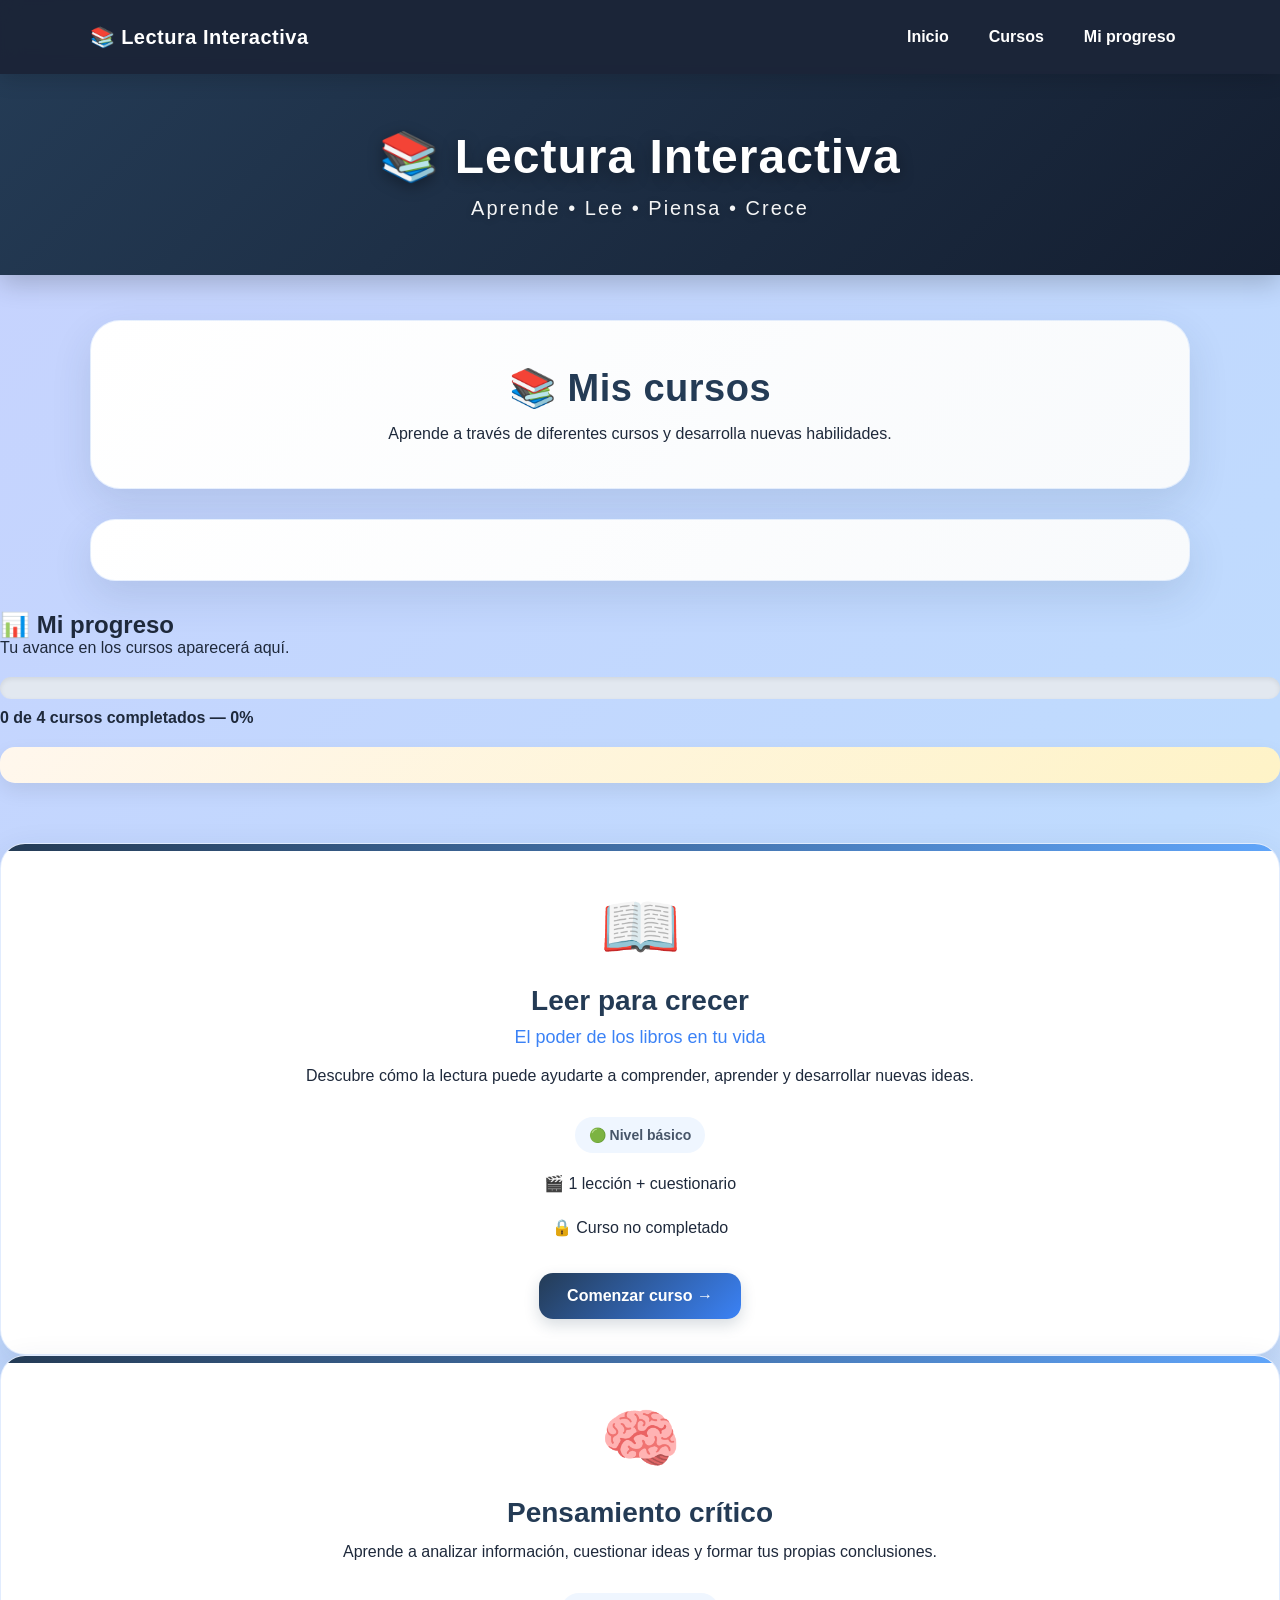
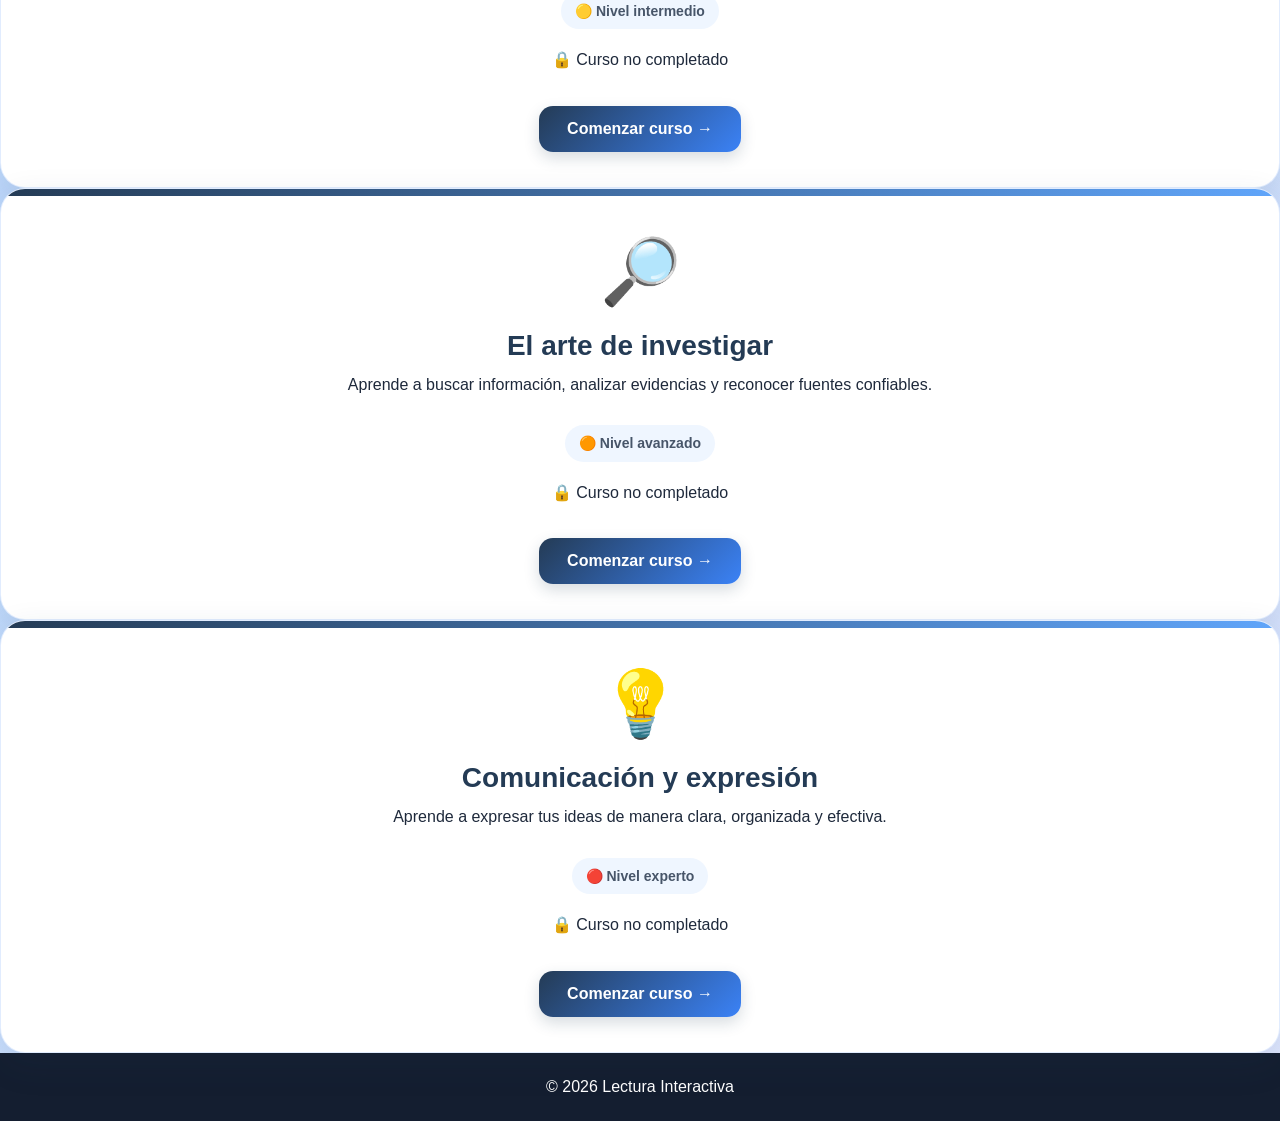
<file: index.html>
<!DOCTYPE html>
<html lang="es">

<head>
    <meta charset="UTF-8">
    <meta name="viewport" content="width=device-width, initial-scale=1.0">

    <title>Lectura Interactiva</title>

    <link rel="stylesheet" href="estilos.css">
</head>

<body>
    <nav class="navbar">

    <div class="logo">
        📚 Lectura Interactiva
    </div>

    <div class="menu">
        <a href="index.html">Inicio</a>
        <a href="#cursos">Cursos</a>
       <a href="#progreso">Mi progreso</a>
    </div>

</nav>

    <header>
        <h1>📚 Lectura Interactiva</h1>
        <p>Aprende • Lee • Piensa • Crece</p>
    </header>

    <main>

        <section class="bienvenida">
            <h2>📚 Mis cursos</h2>

            <p>
                Aprende a través de diferentes cursos y desarrolla
                nuevas habilidades.
            </p>
        </section>

<section class="progreso" id="progreso"></section>

    <h2>📊 Mi progreso</h2>

    <p>Tu avance en los cursos aparecerá aquí.</p>

    <div class="barra-progreso">
        <div class="progreso-actual"></div>
    </div>

    <p id="texto-progreso"><strong>0% completado</strong></p>
<p id="mensaje-final"></p>
</section>
        <section class="cursos" id="cursos"></section>

            <!-- CURSO 1 -->

            <article class="curso">

                <div class="icono">
                    📖
                </div>

                <h2>Leer para crecer</h2>

                <h3>El poder de los libros en tu vida</h3>

                <p>
                    Descubre cómo la lectura puede ayudarte a comprender,
                    aprender y desarrollar nuevas ideas.
                </p>

                <p class="nivel">
                    🟢 Nivel básico
                </p>

                <p>
                    🎬 1 lección + cuestionario
                </p>
<p id="estado-curso1">🔒 Curso no completado</p>
           <button id="boton-curso1" onclick="window.location.href='curso1.html'">
    Comenzar curso →
</button>

            </article>


            <!-- CURSO 2 -->

            <article class="curso">

                <div class="icono">
                    🧠
                </div>

                <h2>Pensamiento crítico</h2>

                <p>
                    Aprende a analizar información, cuestionar ideas
                    y formar tus propias conclusiones.
                </p>
<p class="nivel">🟡 Nivel intermedio</p>
<p id="estado-curso2">🔒 Curso no completado</p>
               <button id="boton-curso1" onclick="window.location.href='curso1.html'">
    Comenzar curso →
</button>

            </article>


            <!-- CURSO 3 -->

            <article class="curso">
    <div class="icono">🔎</div>

    <h2>El arte de investigar</h2>

    <p>
        Aprende a buscar información, analizar evidencias
        y reconocer fuentes confiables.
    </p>
<p class="nivel">🟠 Nivel avanzado</p>
    <p id="estado-curso3">🔒 Curso no completado</p>

    <button onclick="window.location.href='curso3.html'">
        Comenzar curso →
    </button>
</article>

            </article>


            <!-- CURSO 4 -->

           <article class="curso">
    <div class="icono">💡</div>

    <h2>Comunicación y expresión</h2>

    <p>
        Aprende a expresar tus ideas de manera clara,
        organizada y efectiva.
    </p>

    <p class="nivel">🔴 Nivel experto</p>

    <p id="estado-curso4">🔒 Curso no completado</p>

    <button onclick="window.location.href='curso4.html'">
        Comenzar curso →
    </button>
</article>

        </section>

    </main>


    <footer>
        <p>© 2026 Lectura Interactiva</p>
    </footer>
<script>
let cursosCompletados = 0;

if (localStorage.getItem("curso1Completado") === "true") {
    cursosCompletados++;

    document.getElementById("estado-curso1").innerHTML =
        "✅ Curso completado";

    document.getElementById("boton-curso1").textContent =
        "✅ Curso completado";
}

if (localStorage.getItem("curso2Completado") === "true") {
    cursosCompletados++;

    document.getElementById("estado-curso2").innerHTML =
        "✅ Curso completado";

    document.getElementById("boton-curso2").textContent =
        "✅ Curso completado";
}

if (localStorage.getItem("curso3Completado") === "true") {
    cursosCompletados++;

    document.getElementById("estado-curso3").innerHTML =
        "✅ Curso completado";

    document.getElementById("boton-curso3").textContent =
        "✅ Curso completado";
}

if (localStorage.getItem("curso4Completado") === "true") {
    cursosCompletados++;

    document.getElementById("estado-curso4").innerHTML =
        "✅ Curso completado";

    document.getElementById("boton-curso4").textContent =
        "✅ Curso completado";
}

let porcentajeProgreso = cursosCompletados * 25;

document.querySelector(".progreso-actual").style.width =
    porcentajeProgreso + "%";

document.getElementById("texto-progreso").innerHTML =
    "<strong>" + cursosCompletados +
    " de 4 cursos completados — " +
    porcentajeProgreso + "%</strong>";

if (porcentajeProgreso === 100) {
    document.getElementById("mensaje-final").innerHTML =
        "🏆 ¡Felicidades! Has completado todos los cursos.";
}
</script>
</body>

</html>
</file>
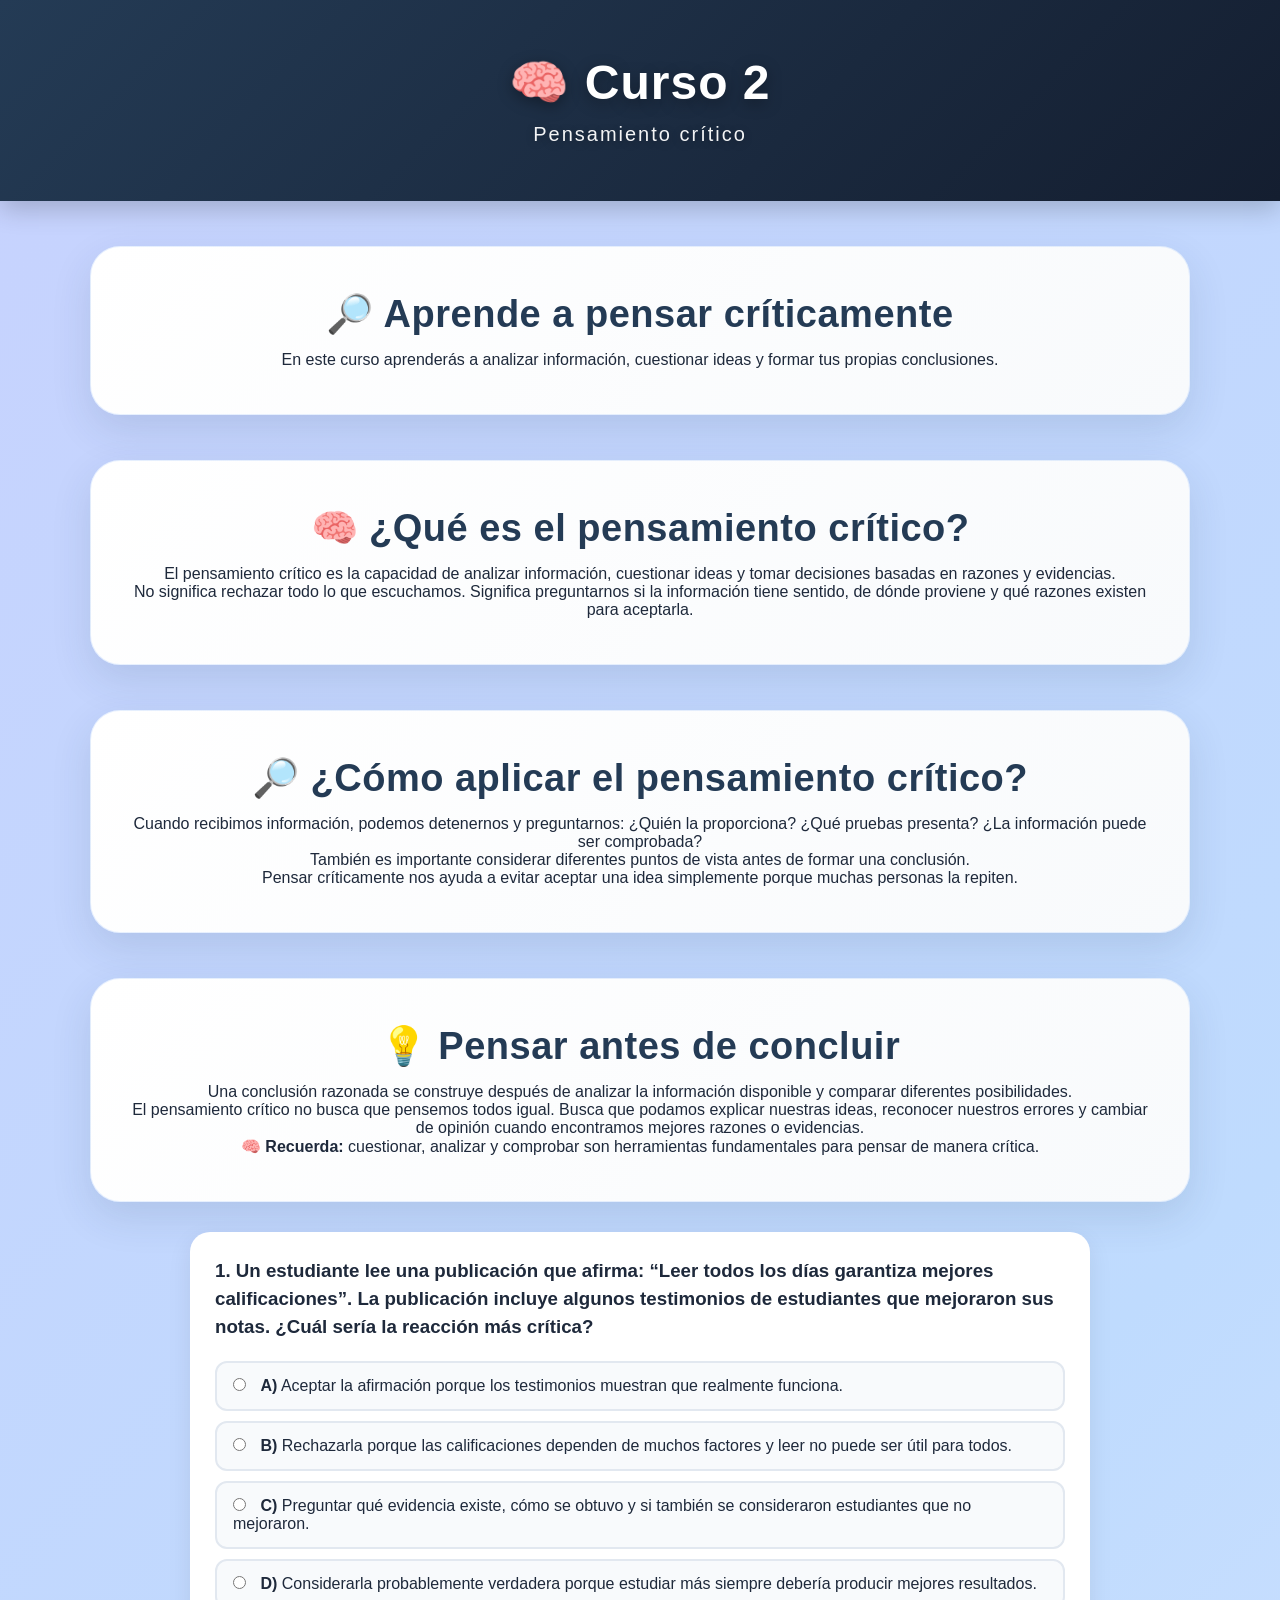
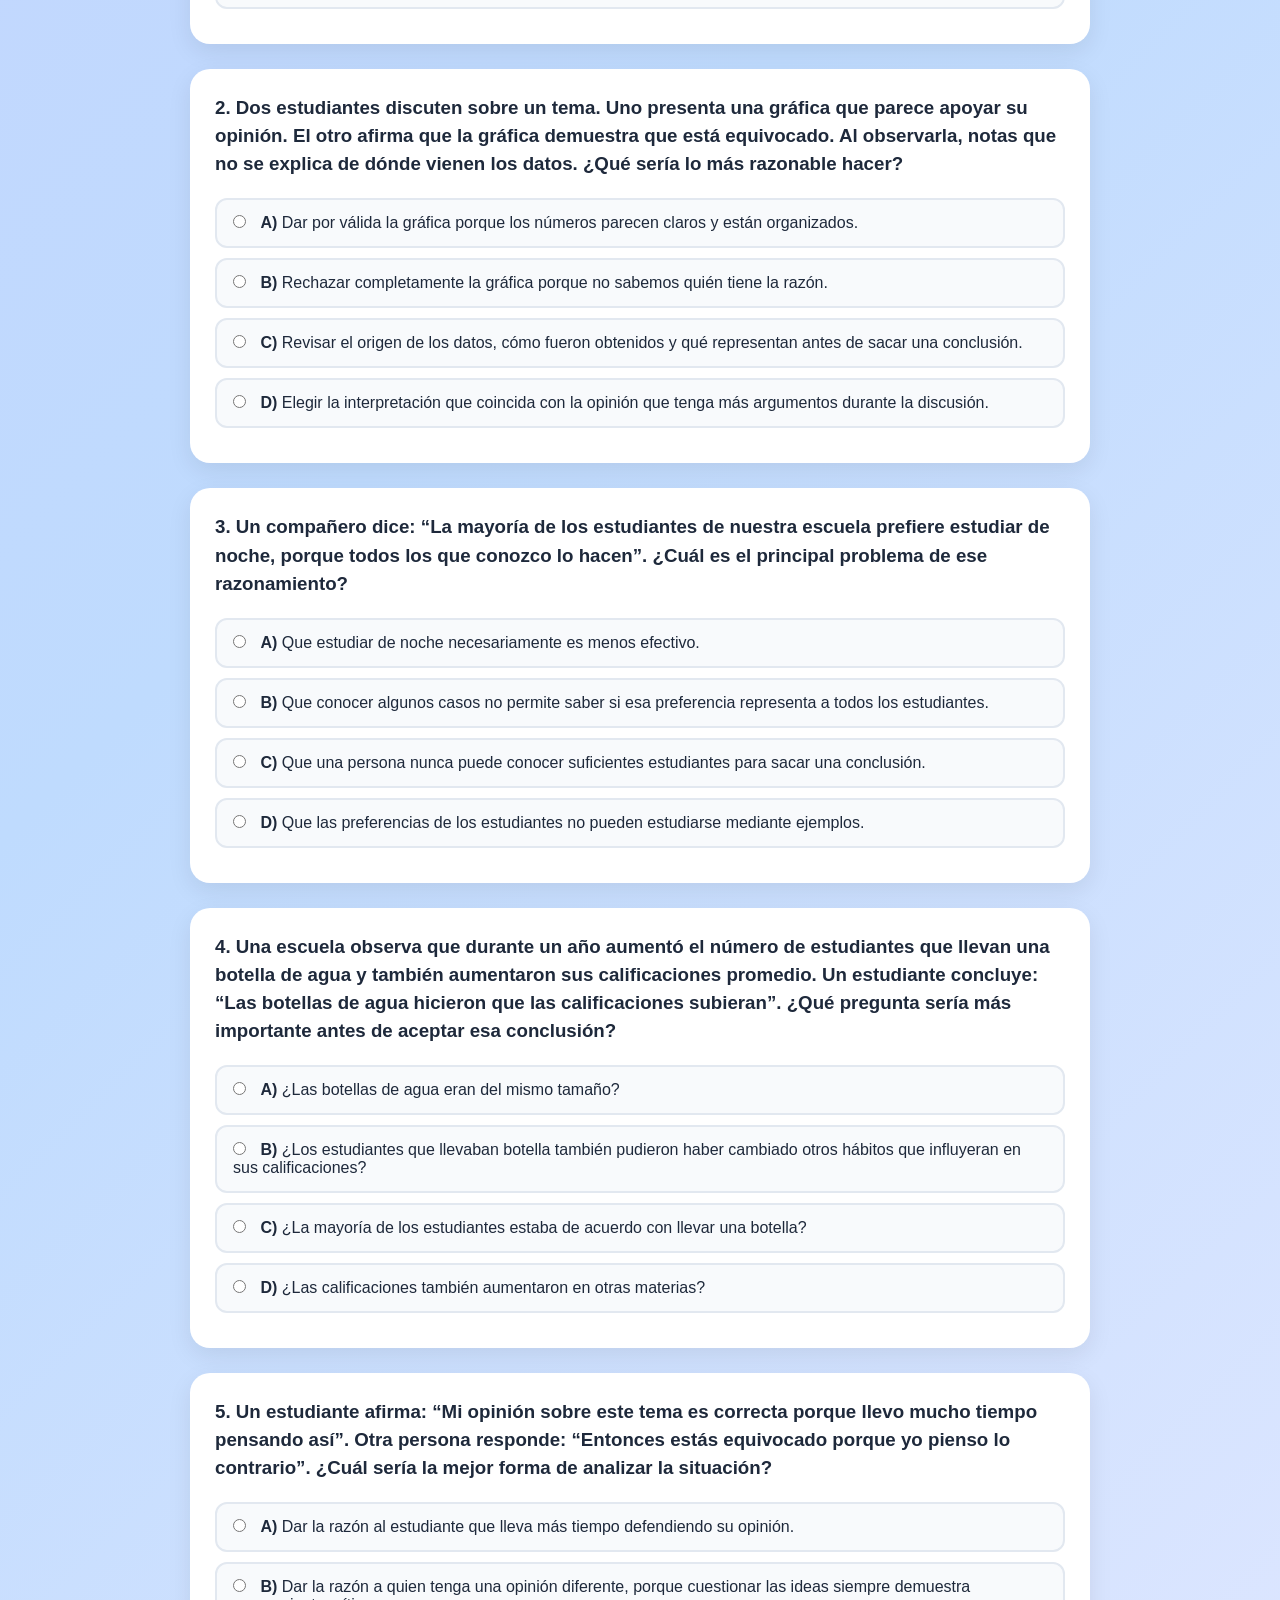
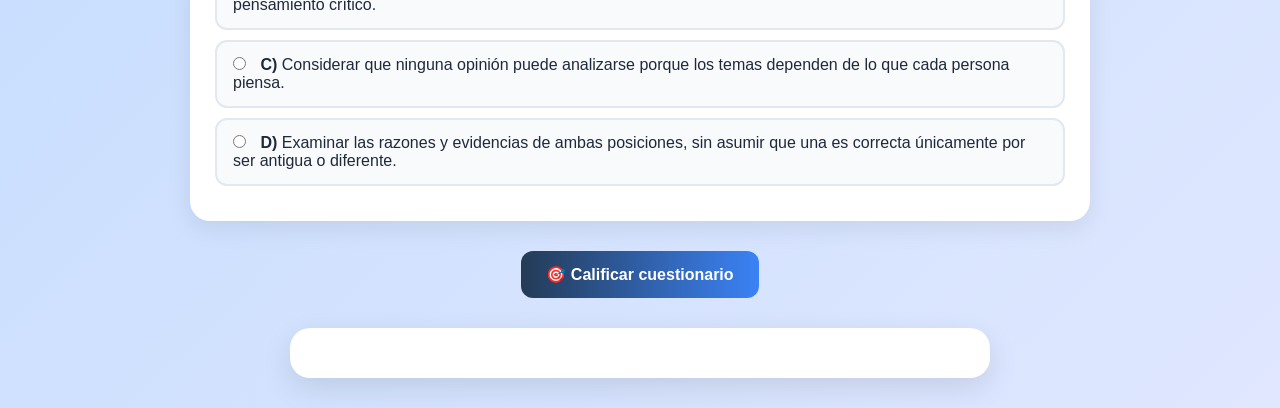
<file: curso2.html>
<!DOCTYPE html>
<html lang="es">
<head>
    <meta charset="UTF-8">
    <meta name="viewport" content="width=device-width, initial-scale=1.0">
    <title>Curso 2 - Pensamiento crítico</title>
    <link rel="stylesheet" href="estilos.css">
</head>

<body>

    <header>
        <h1>🧠 Curso 2</h1>
        <p>Pensamiento crítico</p>
    </header>

    <main>

        <section class="bienvenida">
            <h2>🔎 Aprende a pensar críticamente</h2>

            <p>
                En este curso aprenderás a analizar información,
                cuestionar ideas y formar tus propias conclusiones.
            </p>
        </section>
<section class="bienvenida">
    <h2>🧠 ¿Qué es el pensamiento crítico?</h2>

    <p>
        El pensamiento crítico es la capacidad de analizar
        información, cuestionar ideas y tomar decisiones
        basadas en razones y evidencias.
    </p>

    <p>
        No significa rechazar todo lo que escuchamos.
        Significa preguntarnos si la información tiene sentido,
        de dónde proviene y qué razones existen para aceptarla.
    </p>
</section>
<section class="bienvenida">
    <h2>🔎 ¿Cómo aplicar el pensamiento crítico?</h2>

    <p>
        Cuando recibimos información, podemos detenernos
        y preguntarnos: ¿Quién la proporciona? ¿Qué pruebas
        presenta? ¿La información puede ser comprobada?
    </p>

    <p>
        También es importante considerar diferentes puntos
        de vista antes de formar una conclusión.
    </p>

    <p>
        Pensar críticamente nos ayuda a evitar aceptar una
        idea simplemente porque muchas personas la repiten.
    </p>
</section>
<section class="bienvenida">
    <h2>💡 Pensar antes de concluir</h2>

    <p>
        Una conclusión razonada se construye después de
        analizar la información disponible y comparar
        diferentes posibilidades.
    </p>

    <p>
        El pensamiento crítico no busca que pensemos todos
        igual. Busca que podamos explicar nuestras ideas,
        reconocer nuestros errores y cambiar de opinión
        cuando encontramos mejores razones o evidencias.
    </p>

    <p>
        🧠 <strong>Recuerda:</strong> cuestionar, analizar
        y comprobar son herramientas fundamentales para
        pensar de manera crítica.
    </p>
</section>
<section class="pregunta">
    <h3>
        1. Un estudiante lee una publicación que afirma:
        “Leer todos los días garantiza mejores calificaciones”.
        La publicación incluye algunos testimonios de estudiantes
        que mejoraron sus notas. ¿Cuál sería la reacción más crítica?
    </h3>
<label>
    <input type="radio" name="p1" value="a">
    <strong>A)</strong> Aceptar la afirmación porque los testimonios muestran
    que realmente funciona.
</label>

<label>
    <input type="radio" name="p1" value="b">
    <strong>B)</strong> Rechazarla porque las calificaciones dependen de muchos
    factores y leer no puede ser útil para todos.
</label>

<label>
    <input type="radio" name="p1" value="c">
    <strong>C)</strong> Preguntar qué evidencia existe, cómo se obtuvo y si
    también se consideraron estudiantes que no mejoraron.
</label>

<label>
    <input type="radio" name="p1" value="d">
    <strong>D)</strong> Considerarla probablemente verdadera porque estudiar
    más siempre debería producir mejores resultados.
</label>
</section>
<section class="pregunta">
    <h3>
        2. Dos estudiantes discuten sobre un tema. Uno presenta
        una gráfica que parece apoyar su opinión. El otro afirma
        que la gráfica demuestra que está equivocado. Al observarla,
        notas que no se explica de dónde vienen los datos.
        ¿Qué sería lo más razonable hacer?
    </h3>

   <label>
    <input type="radio" name="p2" value="a">
    <strong>A)</strong> Dar por válida la gráfica porque los números parecen claros
    y están organizados.
</label>

<label>
    <input type="radio" name="p2" value="b">
    <strong>B)</strong> Rechazar completamente la gráfica porque no sabemos
    quién tiene la razón.
</label>

<label>
    <input type="radio" name="p2" value="c">
    <strong>C)</strong> Revisar el origen de los datos, cómo fueron obtenidos
    y qué representan antes de sacar una conclusión.
</label>

<label>
    <input type="radio" name="p2" value="d">
    <strong>D)</strong> Elegir la interpretación que coincida con la opinión
    que tenga más argumentos durante la discusión.
</label>
</section>
<section class="pregunta">
    <h3>
        3. Un compañero dice: “La mayoría de los estudiantes de
        nuestra escuela prefiere estudiar de noche, porque todos
        los que conozco lo hacen”. ¿Cuál es el principal problema
        de ese razonamiento?
    </h3>

   <label>
    <input type="radio" name="p3" value="a">
    <strong>A)</strong> Que estudiar de noche necesariamente es menos efectivo.
</label>

<label>
    <input type="radio" name="p3" value="b">
    <strong>B)</strong> Que conocer algunos casos no permite saber si esa
    preferencia representa a todos los estudiantes.
</label>

<label>
    <input type="radio" name="p3" value="c">
    <strong>C)</strong> Que una persona nunca puede conocer suficientes
    estudiantes para sacar una conclusión.
</label>

<label>
    <input type="radio" name="p3" value="d">
    <strong>D)</strong> Que las preferencias de los estudiantes no pueden
    estudiarse mediante ejemplos.
</label>
</section>
<section class="pregunta">
    <h3>
        4. Una escuela observa que durante un año aumentó el número
        de estudiantes que llevan una botella de agua y también
        aumentaron sus calificaciones promedio. Un estudiante concluye:
        “Las botellas de agua hicieron que las calificaciones subieran”.
        ¿Qué pregunta sería más importante antes de aceptar esa conclusión?
    </h3>

    <label>
    <input type="radio" name="p4" value="a">
    <strong>A)</strong> ¿Las botellas de agua eran del mismo tamaño?
</label>

<label>
    <input type="radio" name="p4" value="b">
    <strong>B)</strong> ¿Los estudiantes que llevaban botella también pudieron
    haber cambiado otros hábitos que influyeran en sus calificaciones?
</label>

<label>
    <input type="radio" name="p4" value="c">
    <strong>C)</strong> ¿La mayoría de los estudiantes estaba de acuerdo con
    llevar una botella?
</label>

<label>
    <input type="radio" name="p4" value="d">
    <strong>D)</strong> ¿Las calificaciones también aumentaron en otras materias?
</label>
</section>
<section class="pregunta">
    <h3>
        5. Un estudiante afirma: “Mi opinión sobre este tema es
        correcta porque llevo mucho tiempo pensando así”.
        Otra persona responde: “Entonces estás equivocado porque
        yo pienso lo contrario”. ¿Cuál sería la mejor forma de
        analizar la situación?
    </h3>

    <label>
    <input type="radio" name="p5" value="a">
    <strong>A)</strong> Dar la razón al estudiante que lleva más tiempo
    defendiendo su opinión.
</label>

<label>
    <input type="radio" name="p5" value="b">
    <strong>B)</strong> Dar la razón a quien tenga una opinión diferente,
    porque cuestionar las ideas siempre demuestra pensamiento crítico.
</label>

<label>
    <input type="radio" name="p5" value="c">
    <strong>C)</strong> Considerar que ninguna opinión puede analizarse
    porque los temas dependen de lo que cada persona piensa.
</label>

<label>
    <input type="radio" name="p5" value="d">
    <strong>D)</strong> Examinar las razones y evidencias de ambas posiciones,
    sin asumir que una es correcta únicamente por ser antigua o diferente.
</label>
</section>
<div style="text-align: center; margin: 30px 0;">

    <button type="button" onclick="calificarCurso2()">
        🎯 Calificar cuestionario
    </button>

</div>

<div id="resultado"></div>
<div id="retroalimentacion"></div>
    </main>
<script>
function calificarCurso2() {

    let correctas = 0;

    if (document.querySelector('input[name="p1"]:checked')?.value === "c") {
        correctas++;
    }

    if (document.querySelector('input[name="p2"]:checked')?.value === "c") {
        correctas++;
    }

    if (document.querySelector('input[name="p3"]:checked')?.value === "b") {
        correctas++;
    }

    if (document.querySelector('input[name="p4"]:checked')?.value === "b") {
        correctas++;
    }

    if (document.querySelector('input[name="p5"]:checked')?.value === "d") {
        correctas++;
    }

    let porcentaje = correctas * 20;

    let retro = "";

    retro += document.querySelector('input[name="p1"]:checked')?.value === "c"
        ? "<div class='correcta'>✅ Pregunta 1: Correcta</div>"
        : "<div class='incorrecta'>❌ Pregunta 1: Incorrecta</div>";

    retro += document.querySelector('input[name="p2"]:checked')?.value === "c"
        ? "<div class='correcta'>✅ Pregunta 2: Correcta</div>"
        : "<div class='incorrecta'>❌ Pregunta 2: Incorrecta</div>";

    retro += document.querySelector('input[name="p3"]:checked')?.value === "b"
        ? "<div class='correcta'>✅ Pregunta 3: Correcta</div>"
        : "<div class='incorrecta'>❌ Pregunta 3: Incorrecta</div>";

    retro += document.querySelector('input[name="p4"]:checked')?.value === "b"
        ? "<div class='correcta'>✅ Pregunta 4: Correcta</div>"
        : "<div class='incorrecta'>❌ Pregunta 4: Incorrecta</div>";

    retro += document.querySelector('input[name="p5"]:checked')?.value === "d"
        ? "<div class='correcta'>✅ Pregunta 5: Correcta</div>"
        : "<div class='incorrecta'>❌ Pregunta 5: Incorrecta</div>";

    document.getElementById("retroalimentacion").innerHTML = retro;

    document.getElementById("resultado").innerHTML =
        "<h3>📊 Resultado</h3>" +
        "<p>Obtuviste <strong>" + porcentaje + "%</strong> (" + correctas + "/5).</p>";

    if (porcentaje >= 80) {

        document.getElementById("resultado").className = "resultado-aprobado";

        document.getElementById("resultado").innerHTML +=
            "<p>🎉 <strong>¡Curso aprobado!</strong></p>" +
            "<p>Has demostrado que puedes analizar información y argumentos.</p>" +
            "<br><button type='button' onclick=\"window.location.href='index.html'\">🏠 Volver a los cursos</button>";

        localStorage.setItem("curso2Completado", "true");

    } else {

        document.getElementById("resultado").className = "resultado-reprobado";

        document.getElementById("resultado").innerHTML +=
            "<p>📚 <strong>Necesitas al menos 80%.</strong></p>" +
            "<p>¡Puedes intentarlo nuevamente!</p>" +
            "<br><button type='button' onclick='location.reload()'>🔄 Intentar nuevamente</button>";
    }
}
</script>
</body>
</html>
</file>
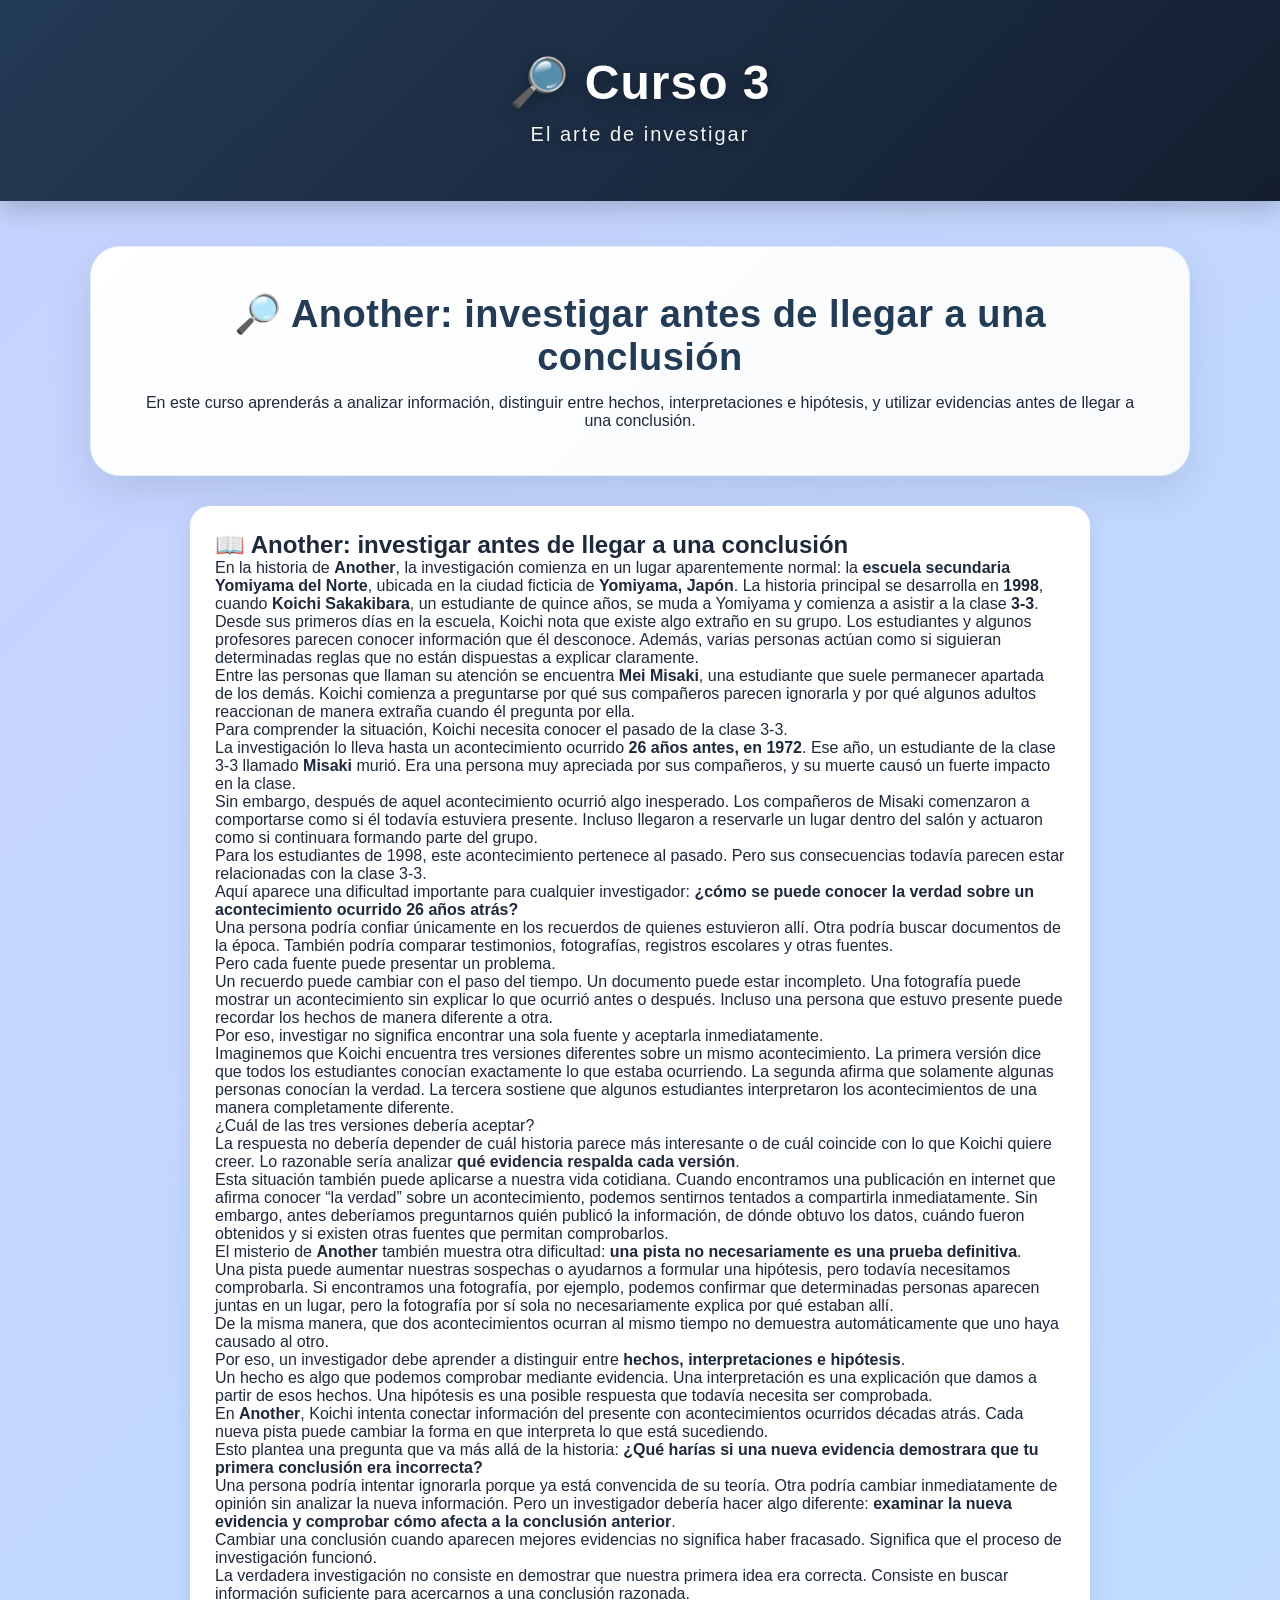
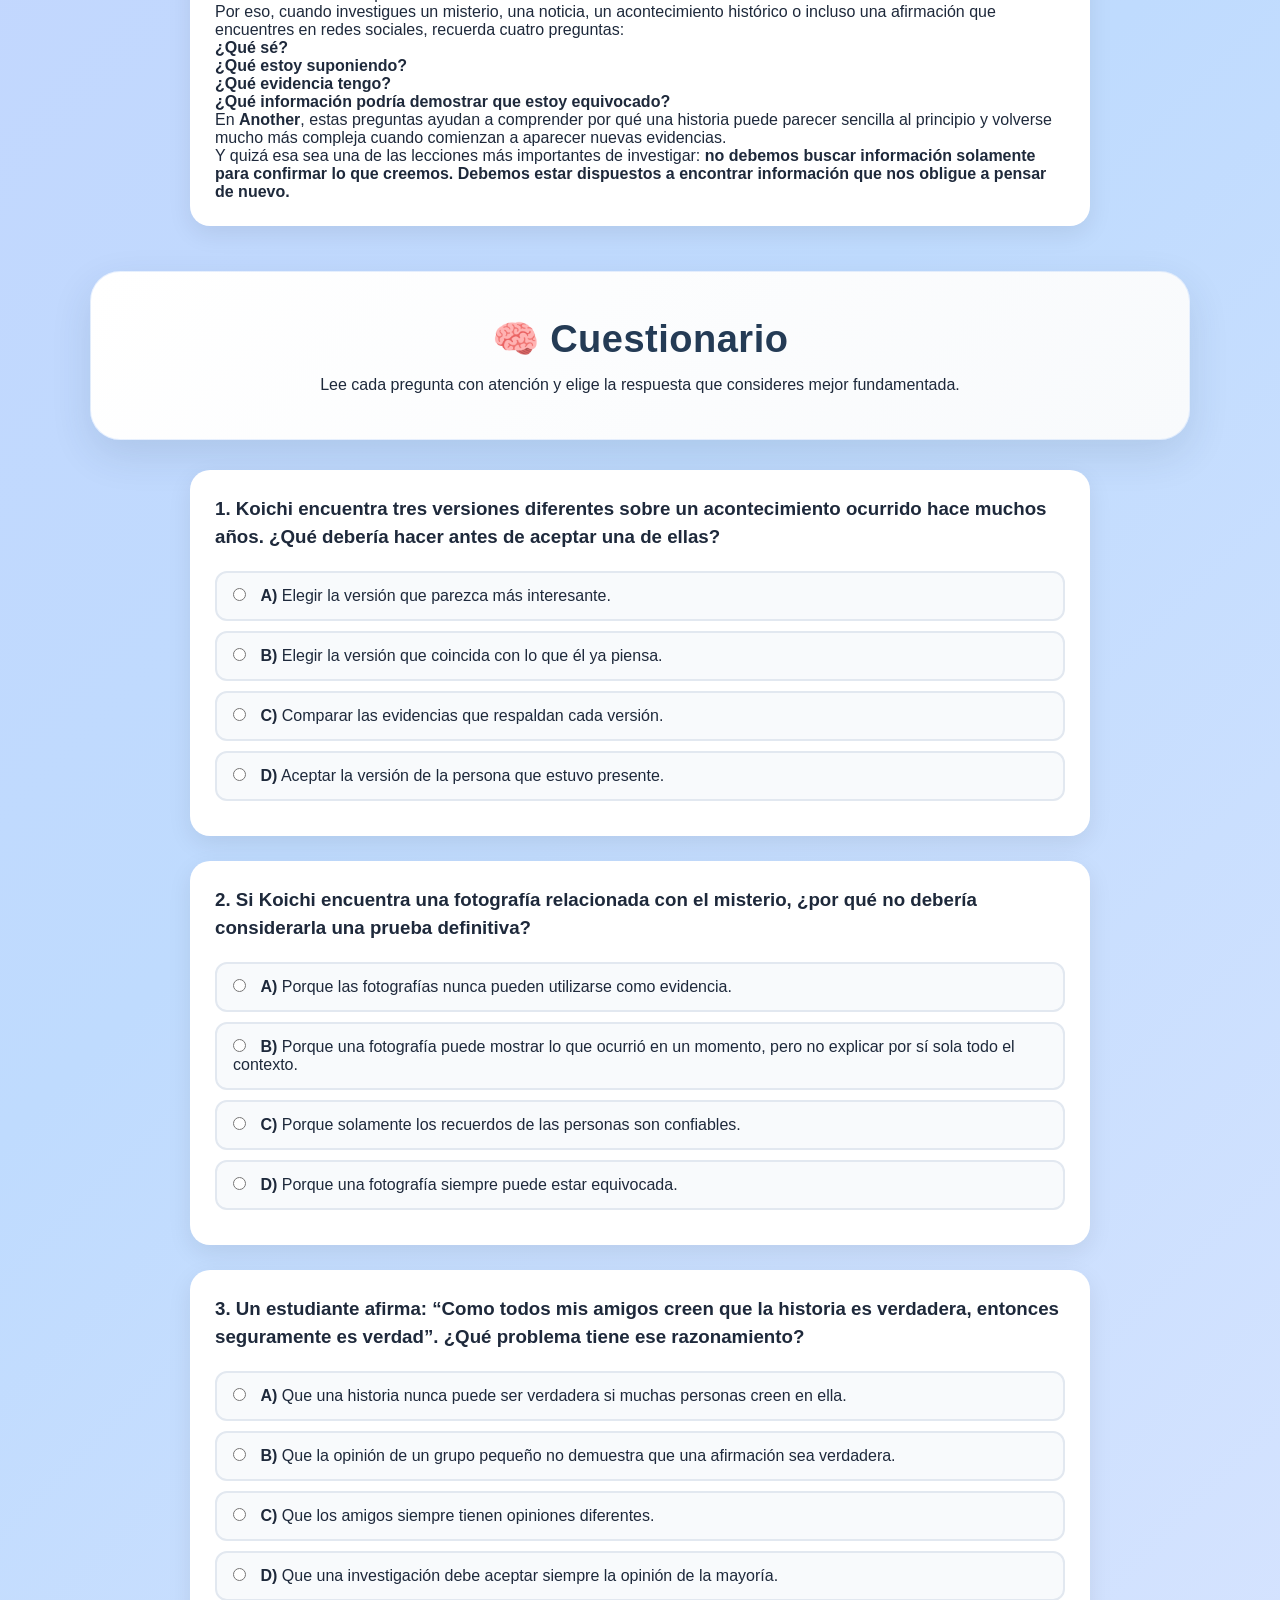
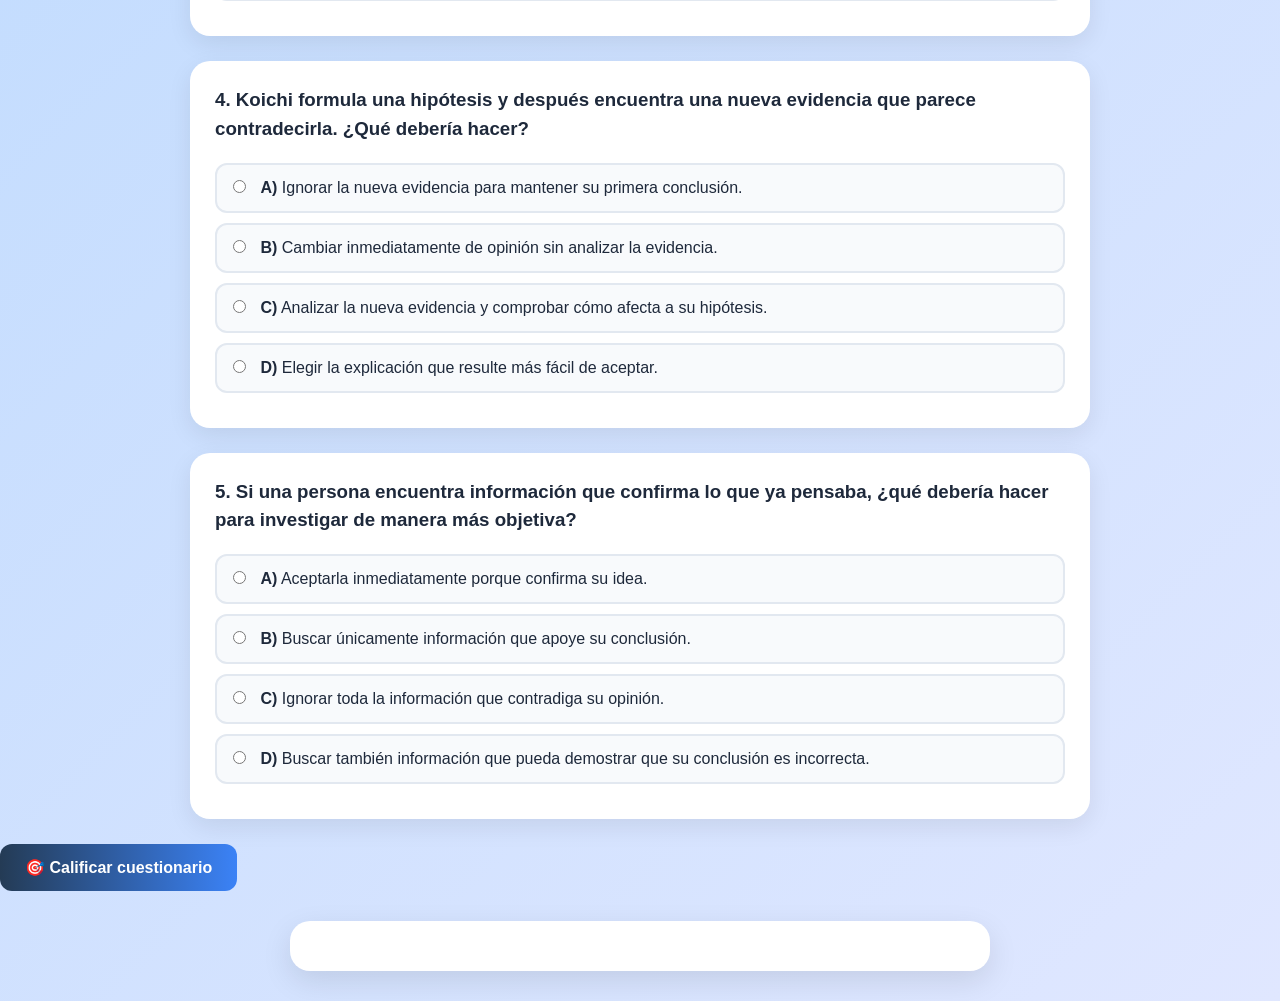
<file: curso3.html>
<!DOCTYPE html>
<html lang="es">

<head>
    <meta charset="UTF-8">
    <meta name="viewport" content="width=device-width, initial-scale=1.0">

    <title>Curso 3 - El arte de investigar</title>

    <link rel="stylesheet" href="estilos.css">
</head>

<body>

    <header>
        <h1>🔎 Curso 3</h1>
        <p>El arte de investigar</p>
    </header>

    <main>
<section class="bienvenida">
    <h2>🔎 Another: investigar antes de llegar a una conclusión</h2>

    <p>
        En este curso aprenderás a analizar información,
        distinguir entre hechos, interpretaciones e hipótesis,
        y utilizar evidencias antes de llegar a una conclusión.
    </p>
</section>
<section class="pregunta">
    <h2>📖 Another: investigar antes de llegar a una conclusión</h2>

    <p>
        En la historia de <strong>Another</strong>, la investigación comienza
        en un lugar aparentemente normal: la <strong>escuela secundaria
        Yomiyama del Norte</strong>, ubicada en la ciudad ficticia de
        <strong>Yomiyama, Japón</strong>. La historia principal se desarrolla
        en <strong>1998</strong>, cuando <strong>Koichi Sakakibara</strong>,
        un estudiante de quince años, se muda a Yomiyama y comienza a asistir
        a la clase <strong>3-3</strong>.
    </p>

    <p>
        Desde sus primeros días en la escuela, Koichi nota que existe algo
        extraño en su grupo. Los estudiantes y algunos profesores parecen
        conocer información que él desconoce. Además, varias personas actúan
        como si siguieran determinadas reglas que no están dispuestas a
        explicar claramente.
    </p>

    <p>
        Entre las personas que llaman su atención se encuentra
        <strong>Mei Misaki</strong>, una estudiante que suele permanecer
        apartada de los demás. Koichi comienza a preguntarse por qué sus
        compañeros parecen ignorarla y por qué algunos adultos reaccionan
        de manera extraña cuando él pregunta por ella.
    </p>

    <p>
        Para comprender la situación, Koichi necesita conocer el pasado de
        la clase 3-3.
    </p>

    <p>
        La investigación lo lleva hasta un acontecimiento ocurrido
        <strong>26 años antes, en 1972</strong>. Ese año, un estudiante de
        la clase 3-3 llamado <strong>Misaki</strong> murió. Era una persona
        muy apreciada por sus compañeros, y su muerte causó un fuerte impacto
        en la clase.
    </p>

    <p>
        Sin embargo, después de aquel acontecimiento ocurrió algo inesperado.
        Los compañeros de Misaki comenzaron a comportarse como si él todavía
        estuviera presente. Incluso llegaron a reservarle un lugar dentro
        del salón y actuaron como si continuara formando parte del grupo.
    </p>

    <p>
        Para los estudiantes de 1998, este acontecimiento pertenece al pasado.
        Pero sus consecuencias todavía parecen estar relacionadas con la
        clase 3-3.
    </p>

    <p>
        Aquí aparece una dificultad importante para cualquier investigador:
        <strong>¿cómo se puede conocer la verdad sobre un acontecimiento
        ocurrido 26 años atrás?</strong>
    </p>

    <p>
        Una persona podría confiar únicamente en los recuerdos de quienes
        estuvieron allí. Otra podría buscar documentos de la época. También
        podría comparar testimonios, fotografías, registros escolares y
        otras fuentes.
    </p>

    <p>
        Pero cada fuente puede presentar un problema.
    </p>

    <p>
        Un recuerdo puede cambiar con el paso del tiempo. Un documento puede
        estar incompleto. Una fotografía puede mostrar un acontecimiento sin
        explicar lo que ocurrió antes o después. Incluso una persona que
        estuvo presente puede recordar los hechos de manera diferente a otra.
    </p>

    <p>
        Por eso, investigar no significa encontrar una sola fuente y
        aceptarla inmediatamente.
    </p>

    <p>
        Imaginemos que Koichi encuentra tres versiones diferentes sobre un
        mismo acontecimiento. La primera versión dice que todos los
        estudiantes conocían exactamente lo que estaba ocurriendo. La
        segunda afirma que solamente algunas personas conocían la verdad.
        La tercera sostiene que algunos estudiantes interpretaron los
        acontecimientos de una manera completamente diferente.
    </p>

    <p>
        ¿Cuál de las tres versiones debería aceptar?
    </p>

    <p>
        La respuesta no debería depender de cuál historia parece más
        interesante o de cuál coincide con lo que Koichi quiere creer.
        Lo razonable sería analizar <strong>qué evidencia respalda cada
        versión</strong>.
    </p>

    <p>
        Esta situación también puede aplicarse a nuestra vida cotidiana.
        Cuando encontramos una publicación en internet que afirma conocer
        “la verdad” sobre un acontecimiento, podemos sentirnos tentados a
        compartirla inmediatamente. Sin embargo, antes deberíamos preguntarnos
        quién publicó la información, de dónde obtuvo los datos, cuándo fueron
        obtenidos y si existen otras fuentes que permitan comprobarlos.
    </p>

    <p>
        El misterio de <strong>Another</strong> también muestra otra
        dificultad: <strong>una pista no necesariamente es una prueba
        definitiva</strong>.
    </p>

    <p>
        Una pista puede aumentar nuestras sospechas o ayudarnos a formular
        una hipótesis, pero todavía necesitamos comprobarla. Si encontramos
        una fotografía, por ejemplo, podemos confirmar que determinadas
        personas aparecen juntas en un lugar, pero la fotografía por sí sola
        no necesariamente explica por qué estaban allí.
    </p>

    <p>
        De la misma manera, que dos acontecimientos ocurran al mismo tiempo
        no demuestra automáticamente que uno haya causado al otro.
    </p>

    <p>
        Por eso, un investigador debe aprender a distinguir entre
        <strong>hechos, interpretaciones e hipótesis</strong>.
    </p>

    <p>
        Un hecho es algo que podemos comprobar mediante evidencia.
        Una interpretación es una explicación que damos a partir de esos
        hechos. Una hipótesis es una posible respuesta que todavía necesita
        ser comprobada.
    </p>

    <p>
        En <strong>Another</strong>, Koichi intenta conectar información del
        presente con acontecimientos ocurridos décadas atrás. Cada nueva
        pista puede cambiar la forma en que interpreta lo que está sucediendo.
    </p>

    <p>
        Esto plantea una pregunta que va más allá de la historia:
        <strong>¿Qué harías si una nueva evidencia demostrara que tu primera
        conclusión era incorrecta?</strong>
    </p>

    <p>
        Una persona podría intentar ignorarla porque ya está convencida de
        su teoría. Otra podría cambiar inmediatamente de opinión sin analizar
        la nueva información. Pero un investigador debería hacer algo
        diferente: <strong>examinar la nueva evidencia y comprobar cómo
        afecta a la conclusión anterior</strong>.
    </p>

    <p>
        Cambiar una conclusión cuando aparecen mejores evidencias no significa
        haber fracasado. Significa que el proceso de investigación funcionó.
    </p>

    <p>
        La verdadera investigación no consiste en demostrar que nuestra
        primera idea era correcta. Consiste en buscar información suficiente
        para acercarnos a una conclusión razonada.
    </p>

    <p>
        Por eso, cuando investigues un misterio, una noticia, un acontecimiento
        histórico o incluso una afirmación que encuentres en redes sociales,
        recuerda cuatro preguntas:
    </p>

    <p>
        <strong>¿Qué sé?</strong><br>
        <strong>¿Qué estoy suponiendo?</strong><br>
        <strong>¿Qué evidencia tengo?</strong><br>
        <strong>¿Qué información podría demostrar que estoy equivocado?</strong>
    </p>

    <p>
        En <strong>Another</strong>, estas preguntas ayudan a comprender por
        qué una historia puede parecer sencilla al principio y volverse mucho
        más compleja cuando comienzan a aparecer nuevas evidencias.
    </p>

    <p>
        Y quizá esa sea una de las lecciones más importantes de investigar:
        <strong>no debemos buscar información solamente para confirmar lo
        que creemos. Debemos estar dispuestos a encontrar información que
        nos obligue a pensar de nuevo.</strong>
    </p>
</section>
<section class="bienvenida">
    <h2>🧠 Cuestionario</h2>
    <p>
        Lee cada pregunta con atención y elige la respuesta que
        consideres mejor fundamentada.
    </p>
</section>
<div class="pregunta">
    <h3>1. Koichi encuentra tres versiones diferentes sobre un acontecimiento ocurrido hace muchos años. ¿Qué debería hacer antes de aceptar una de ellas?</h3>

    <label>
        <input type="radio" name="p1" value="a">
        <strong>A)</strong> Elegir la versión que parezca más interesante.
    </label>

    <label>
        <input type="radio" name="p1" value="b">
        <strong>B)</strong> Elegir la versión que coincida con lo que él ya piensa.
    </label>

    <label>
        <input type="radio" name="p1" value="c">
        <strong>C)</strong> Comparar las evidencias que respaldan cada versión.
    </label>

    <label>
        <input type="radio" name="p1" value="d">
        <strong>D)</strong> Aceptar la versión de la persona que estuvo presente.
    </label>
</div>
<div class="pregunta">
    <h3>2. Si Koichi encuentra una fotografía relacionada con el misterio, ¿por qué no debería considerarla una prueba definitiva?</h3>

    <label>
        <input type="radio" name="p2" value="a">
        <strong>A)</strong> Porque las fotografías nunca pueden utilizarse como evidencia.
    </label>

    <label>
        <input type="radio" name="p2" value="b">
        <strong>B)</strong> Porque una fotografía puede mostrar lo que ocurrió en un momento, pero no explicar por sí sola todo el contexto.
    </label>

    <label>
        <input type="radio" name="p2" value="c">
        <strong>C)</strong> Porque solamente los recuerdos de las personas son confiables.
    </label>

    <label>
        <input type="radio" name="p2" value="d">
        <strong>D)</strong> Porque una fotografía siempre puede estar equivocada.
    </label>
</div>
<div class="pregunta">
    <h3>3. Un estudiante afirma: “Como todos mis amigos creen que la historia es verdadera, entonces seguramente es verdad”. ¿Qué problema tiene ese razonamiento?</h3>

    <label>
        <input type="radio" name="p3" value="a">
        <strong>A)</strong> Que una historia nunca puede ser verdadera si muchas personas creen en ella.
    </label>

    <label>
        <input type="radio" name="p3" value="b">
        <strong>B)</strong> Que la opinión de un grupo pequeño no demuestra que una afirmación sea verdadera.
    </label>

    <label>
        <input type="radio" name="p3" value="c">
        <strong>C)</strong> Que los amigos siempre tienen opiniones diferentes.
    </label>

    <label>
        <input type="radio" name="p3" value="d">
        <strong>D)</strong> Que una investigación debe aceptar siempre la opinión de la mayoría.
    </label>
</div>
<div class="pregunta">
    <h3>4. Koichi formula una hipótesis y después encuentra una nueva evidencia que parece contradecirla. ¿Qué debería hacer?</h3>

    <label>
        <input type="radio" name="p4" value="a">
        <strong>A)</strong> Ignorar la nueva evidencia para mantener su primera conclusión.
    </label>

    <label>
        <input type="radio" name="p4" value="b">
        <strong>B)</strong> Cambiar inmediatamente de opinión sin analizar la evidencia.
    </label>

    <label>
        <input type="radio" name="p4" value="c">
        <strong>C)</strong> Analizar la nueva evidencia y comprobar cómo afecta a su hipótesis.
    </label>

    <label>
        <input type="radio" name="p4" value="d">
        <strong>D)</strong> Elegir la explicación que resulte más fácil de aceptar.
    </label>
</div>
<div class="pregunta">
    <h3>5. Si una persona encuentra información que confirma lo que ya pensaba, ¿qué debería hacer para investigar de manera más objetiva?</h3>

    <label>
        <input type="radio" name="p5" value="a">
        <strong>A)</strong> Aceptarla inmediatamente porque confirma su idea.
    </label>

    <label>
        <input type="radio" name="p5" value="b">
        <strong>B)</strong> Buscar únicamente información que apoye su conclusión.
    </label>

    <label>
        <input type="radio" name="p5" value="c">
        <strong>C)</strong> Ignorar toda la información que contradiga su opinión.
    </label>

    <label>
        <input type="radio" name="p5" value="d">
        <strong>D)</strong> Buscar también información que pueda demostrar que su conclusión es incorrecta.
    </label>
</div>
<button type="button" onclick="calificarCurso3()">
    🎯 Calificar cuestionario
</button>

<div id="resultado"></div>
<div id="retroalimentacion"></div>
    </main>
<script>
function calificarCurso3() {
    let correctas = 0;

    if (document.querySelector('input[name="p1"]:checked')?.value === "c") correctas++;
    if (document.querySelector('input[name="p2"]:checked')?.value === "b") correctas++;
    if (document.querySelector('input[name="p3"]:checked')?.value === "b") correctas++;
    if (document.querySelector('input[name="p4"]:checked')?.value === "c") correctas++;
    if (document.querySelector('input[name="p5"]:checked')?.value === "d") correctas++;

    let porcentaje = correctas * 20;
    let retro = "";

    retro += document.querySelector('input[name="p1"]:checked')?.value === "c"
        ? "<div class='correcta'>✅ Pregunta 1: Correcta</div>"
        : "<div class='incorrecta'>❌ Pregunta 1: Incorrecta</div>";

    retro += document.querySelector('input[name="p2"]:checked')?.value === "b"
        ? "<div class='correcta'>✅ Pregunta 2: Correcta</div>"
        : "<div class='incorrecta'>❌ Pregunta 2: Incorrecta</div>";

    retro += document.querySelector('input[name="p3"]:checked')?.value === "b"
        ? "<div class='correcta'>✅ Pregunta 3: Correcta</div>"
        : "<div class='incorrecta'>❌ Pregunta 3: Incorrecta</div>";

    retro += document.querySelector('input[name="p4"]:checked')?.value === "c"
        ? "<div class='correcta'>✅ Pregunta 4: Correcta</div>"
        : "<div class='incorrecta'>❌ Pregunta 4: Incorrecta</div>";

    retro += document.querySelector('input[name="p5"]:checked')?.value === "d"
        ? "<div class='correcta'>✅ Pregunta 5: Correcta</div>"
        : "<div class='incorrecta'>❌ Pregunta 5: Incorrecta</div>";

    document.getElementById("retroalimentacion").innerHTML = retro;

    document.getElementById("resultado").innerHTML =
        "<h3>📊 Resultado</h3>" +
        "<p>Obtuviste <strong>" + porcentaje + "%</strong> (" + correctas + "/5).</p>";

    if (porcentaje >= 80) {
        document.getElementById("resultado").className = "resultado-aprobado";

        document.getElementById("resultado").innerHTML +=
            "<p>🎉 <strong>¡Curso aprobado!</strong></p>" +
            "<p>Has demostrado que comprendiste la lectura.</p>" +
            "<br><button type='button' onclick=\"window.location.href='index.html'\">🏠 Volver a los cursos</button>";

        localStorage.setItem("curso3Completado", "true");

    } else {
        document.getElementById("resultado").className = "resultado-reprobado";

        document.getElementById("resultado").innerHTML +=
            "<p>📚 <strong>Necesitas al menos 80%.</strong></p>" +
            "<p>¡Puedes intentarlo nuevamente!</p>" +
            "<br><button type='button' onclick='location.reload()'>🔄 Intentar nuevamente</button>";
    }
}
</script>
</body>
</html>
</file>
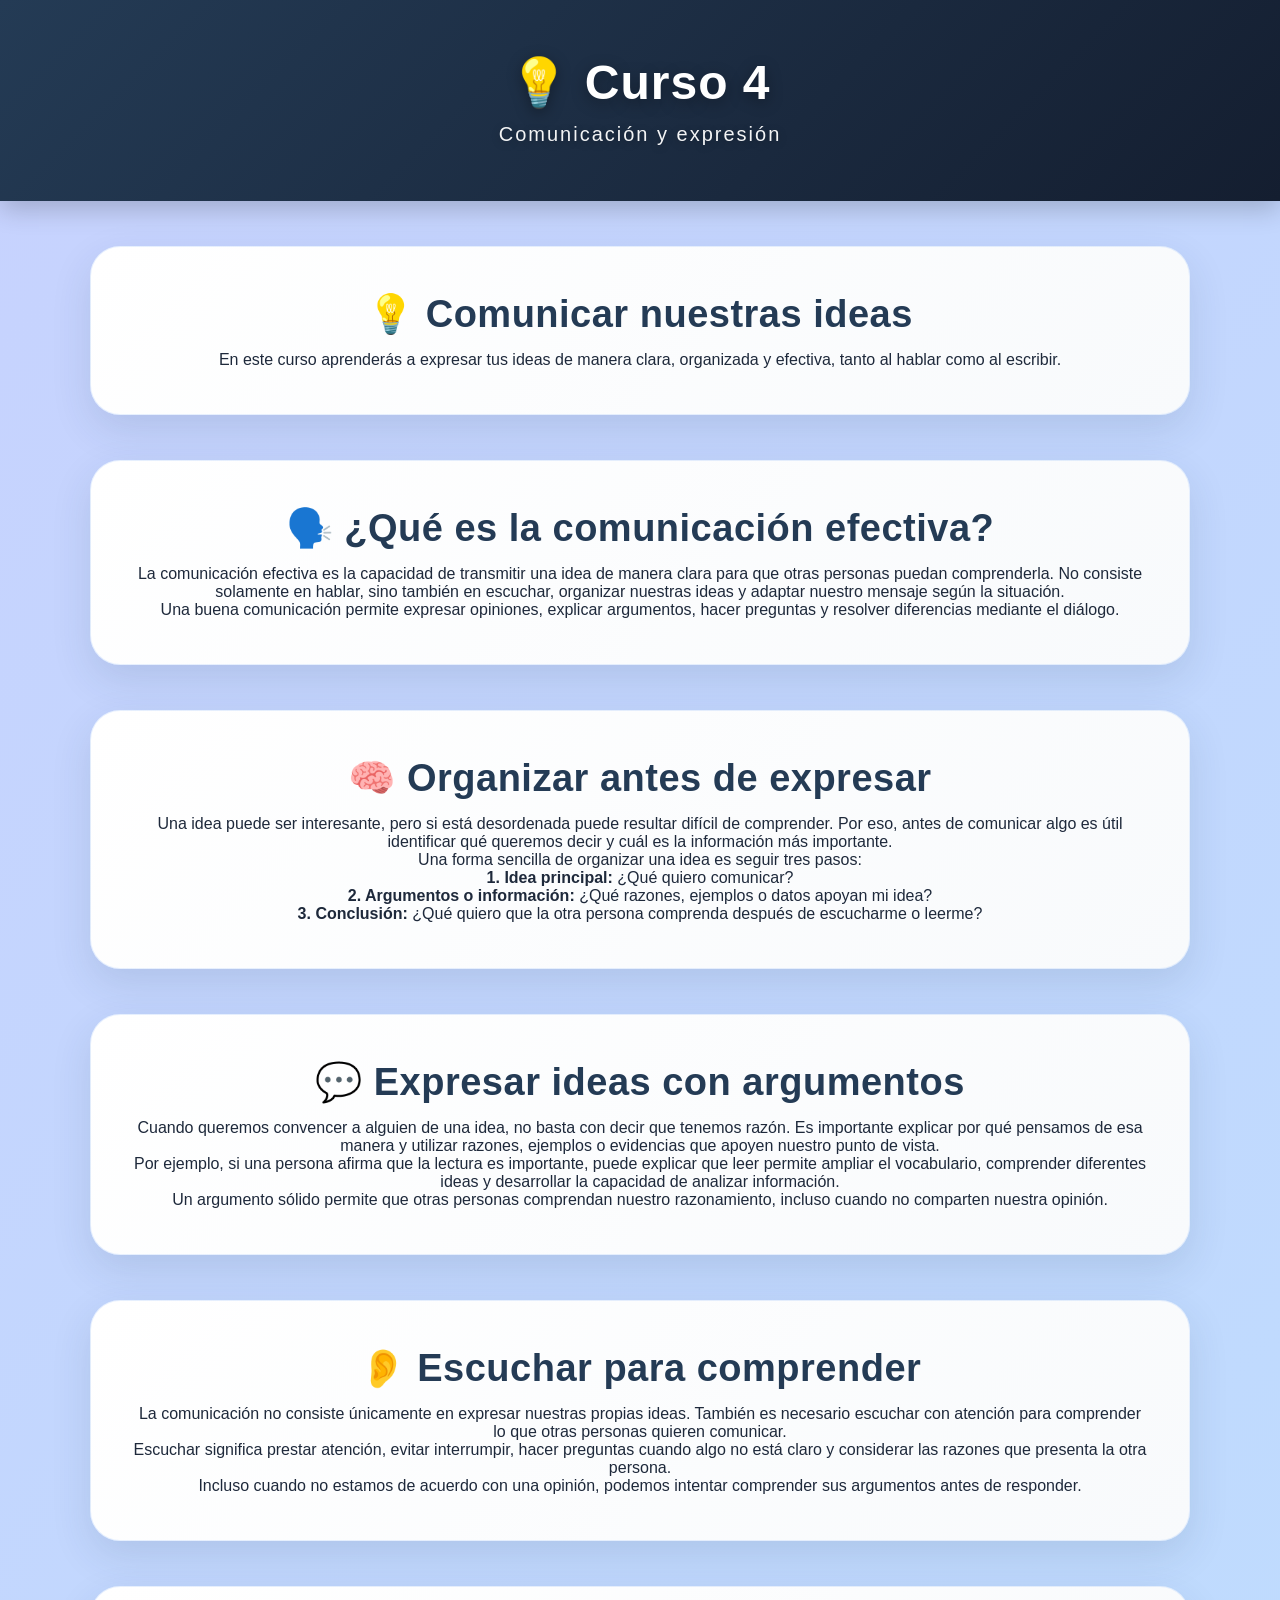
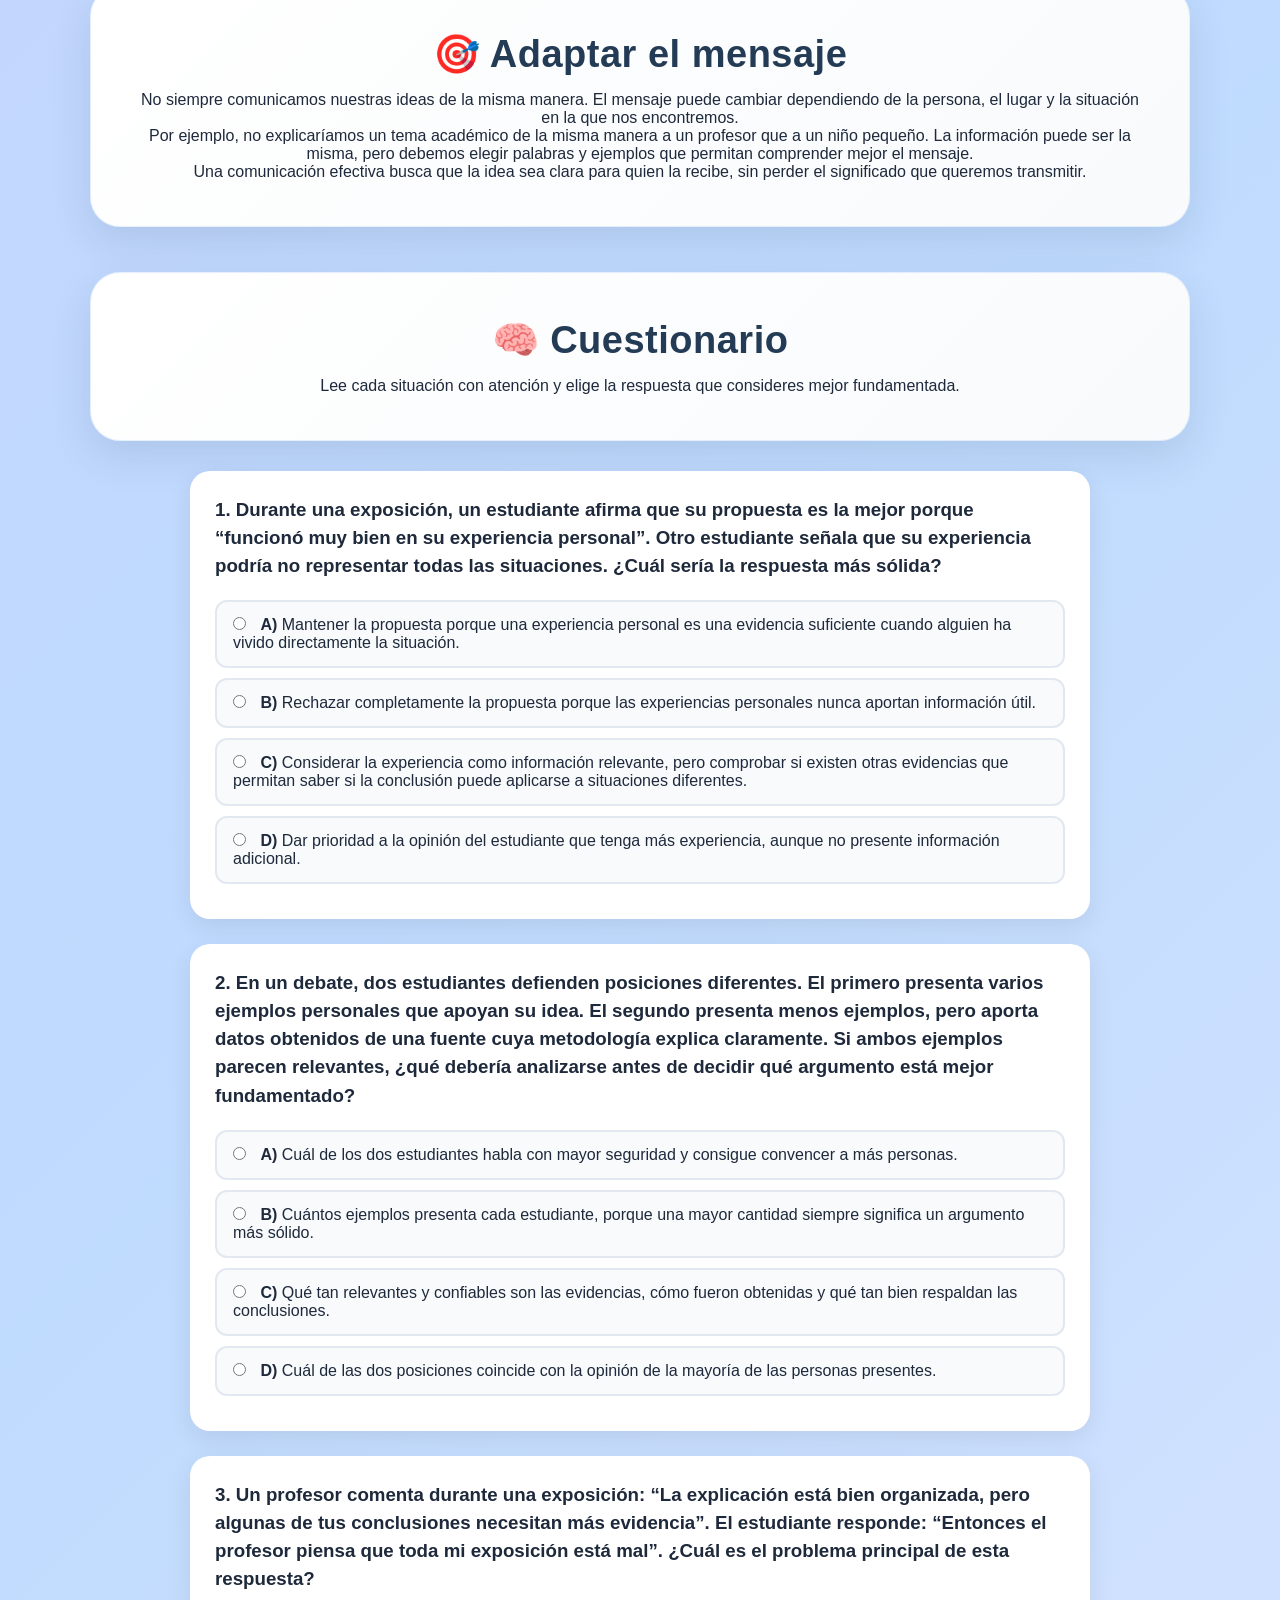
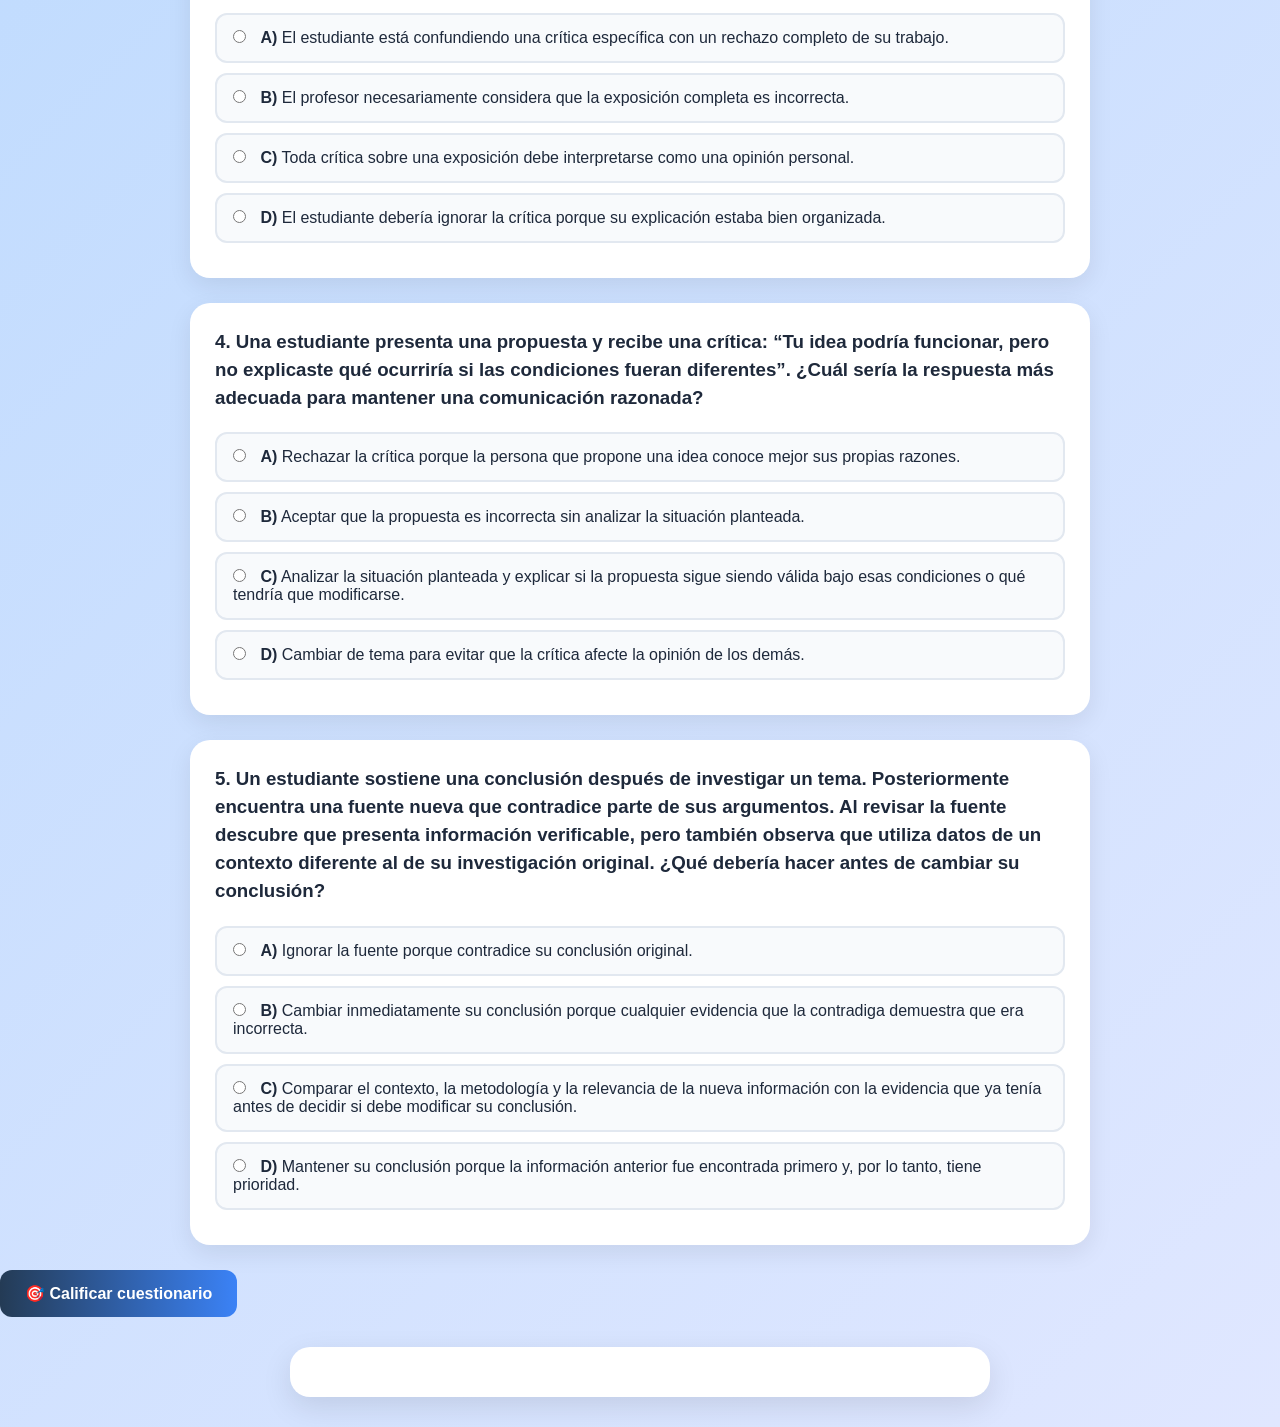
<file: curso4.html>
<!DOCTYPE html>
<html lang="es">

<head>
    <meta charset="UTF-8">
    <meta name="viewport" content="width=device-width, initial-scale=1.0">

    <title>Curso 4 - Comunicación y expresión</title>

    <link rel="stylesheet" href="estilos.css">
</head>

<body>

    <header>
        <h1>💡 Curso 4</h1>
        <p>Comunicación y expresión</p>
    </header>

    <main>
<section class="bienvenida">
    <h2>💡 Comunicar nuestras ideas</h2>

    <p>
        En este curso aprenderás a expresar tus ideas de manera
        clara, organizada y efectiva, tanto al hablar como al escribir.
    </p>
</section>
<section class="bienvenida">
    <h2>🗣️ ¿Qué es la comunicación efectiva?</h2>

    <p>
        La comunicación efectiva es la capacidad de transmitir una idea
        de manera clara para que otras personas puedan comprenderla.
        No consiste solamente en hablar, sino también en escuchar,
        organizar nuestras ideas y adaptar nuestro mensaje según la
        situación.
    </p>

    <p>
        Una buena comunicación permite expresar opiniones, explicar
        argumentos, hacer preguntas y resolver diferencias mediante
        el diálogo.
    </p>
</section>
<section class="bienvenida">
    <h2>🧠 Organizar antes de expresar</h2>

    <p>
        Una idea puede ser interesante, pero si está desordenada
        puede resultar difícil de comprender. Por eso, antes de
        comunicar algo es útil identificar qué queremos decir y
        cuál es la información más importante.
    </p>

    <p>
        Una forma sencilla de organizar una idea es seguir tres pasos:
    </p>

    <p>
        <strong>1. Idea principal:</strong> ¿Qué quiero comunicar?
    </p>

    <p>
        <strong>2. Argumentos o información:</strong> ¿Qué razones,
        ejemplos o datos apoyan mi idea?
    </p>

    <p>
        <strong>3. Conclusión:</strong> ¿Qué quiero que la otra persona
        comprenda después de escucharme o leerme?
    </p>
</section>
<section class="bienvenida">
    <h2>💬 Expresar ideas con argumentos</h2>

    <p>
        Cuando queremos convencer a alguien de una idea, no basta con
        decir que tenemos razón. Es importante explicar por qué pensamos
        de esa manera y utilizar razones, ejemplos o evidencias que
        apoyen nuestro punto de vista.
    </p>

    <p>
        Por ejemplo, si una persona afirma que la lectura es importante,
        puede explicar que leer permite ampliar el vocabulario, comprender
        diferentes ideas y desarrollar la capacidad de analizar información.
    </p>

    <p>
        Un argumento sólido permite que otras personas comprendan
        nuestro razonamiento, incluso cuando no comparten nuestra opinión.
    </p>
</section>
<section class="bienvenida">
    <h2>👂 Escuchar para comprender</h2>

    <p>
        La comunicación no consiste únicamente en expresar nuestras
        propias ideas. También es necesario escuchar con atención
        para comprender lo que otras personas quieren comunicar.
    </p>

    <p>
        Escuchar significa prestar atención, evitar interrumpir,
        hacer preguntas cuando algo no está claro y considerar las
        razones que presenta la otra persona.
    </p>

    <p>
        Incluso cuando no estamos de acuerdo con una opinión,
        podemos intentar comprender sus argumentos antes de
        responder.
    </p>
</section>
<section class="bienvenida">
    <h2>🎯 Adaptar el mensaje</h2>

    <p>
        No siempre comunicamos nuestras ideas de la misma manera.
        El mensaje puede cambiar dependiendo de la persona, el lugar
        y la situación en la que nos encontremos.
    </p>

    <p>
        Por ejemplo, no explicaríamos un tema académico de la misma
        manera a un profesor que a un niño pequeño. La información
        puede ser la misma, pero debemos elegir palabras y ejemplos
        que permitan comprender mejor el mensaje.
    </p>

    <p>
        Una comunicación efectiva busca que la idea sea clara para
        quien la recibe, sin perder el significado que queremos transmitir.
    </p>
</section>
<section class="bienvenida">
    <h2>🧠 Cuestionario</h2>

    <p>
        Lee cada situación con atención y elige la respuesta
        que consideres mejor fundamentada.
    </p>
</section>
<div class="pregunta">
    <h3>
        1. Durante una exposición, un estudiante afirma que su propuesta
        es la mejor porque “funcionó muy bien en su experiencia personal”.
        Otro estudiante señala que su experiencia podría no representar
        todas las situaciones. ¿Cuál sería la respuesta más sólida?
    </h3>

    <label>
        <input type="radio" name="p1" value="a">
        <strong>A)</strong> Mantener la propuesta porque una experiencia
        personal es una evidencia suficiente cuando alguien ha vivido
        directamente la situación.
    </label>

    <label>
        <input type="radio" name="p1" value="b">
        <strong>B)</strong> Rechazar completamente la propuesta porque
        las experiencias personales nunca aportan información útil.
    </label>

    <label>
        <input type="radio" name="p1" value="c">
        <strong>C)</strong> Considerar la experiencia como información
        relevante, pero comprobar si existen otras evidencias que permitan
        saber si la conclusión puede aplicarse a situaciones diferentes.
    </label>

    <label>
        <input type="radio" name="p1" value="d">
        <strong>D)</strong> Dar prioridad a la opinión del estudiante que
        tenga más experiencia, aunque no presente información adicional.
    </label>
</div>
<div class="pregunta">
    <h3>
        2. En un debate, dos estudiantes defienden posiciones diferentes.
        El primero presenta varios ejemplos personales que apoyan su idea.
        El segundo presenta menos ejemplos, pero aporta datos obtenidos de
        una fuente cuya metodología explica claramente. Si ambos ejemplos
        parecen relevantes, ¿qué debería analizarse antes de decidir qué
        argumento está mejor fundamentado?
    </h3>

    <label>
        <input type="radio" name="p2" value="a">
        <strong>A)</strong> Cuál de los dos estudiantes habla con mayor
        seguridad y consigue convencer a más personas.
    </label>

    <label>
        <input type="radio" name="p2" value="b">
        <strong>B)</strong> Cuántos ejemplos presenta cada estudiante,
        porque una mayor cantidad siempre significa un argumento más sólido.
    </label>

    <label>
        <input type="radio" name="p2" value="c">
        <strong>C)</strong> Qué tan relevantes y confiables son las evidencias,
        cómo fueron obtenidas y qué tan bien respaldan las conclusiones.
    </label>

    <label>
        <input type="radio" name="p2" value="d">
        <strong>D)</strong> Cuál de las dos posiciones coincide con la
        opinión de la mayoría de las personas presentes.
    </label>
</div>
<div class="pregunta">
    <h3>
        3. Un profesor comenta durante una exposición:
        “La explicación está bien organizada, pero algunas de tus
        conclusiones necesitan más evidencia”. El estudiante responde:
        “Entonces el profesor piensa que toda mi exposición está mal”.
        ¿Cuál es el problema principal de esta respuesta?
    </h3>

    <label>
        <input type="radio" name="p3" value="a">
        <strong>A)</strong> El estudiante está confundiendo una crítica
        específica con un rechazo completo de su trabajo.
    </label>

    <label>
        <input type="radio" name="p3" value="b">
        <strong>B)</strong> El profesor necesariamente considera que
        la exposición completa es incorrecta.
    </label>

    <label>
        <input type="radio" name="p3" value="c">
        <strong>C)</strong> Toda crítica sobre una exposición debe
        interpretarse como una opinión personal.
    </label>

    <label>
        <input type="radio" name="p3" value="d">
        <strong>D)</strong> El estudiante debería ignorar la crítica
        porque su explicación estaba bien organizada.
    </label>
</div>
<div class="pregunta">
    <h3>
        4. Una estudiante presenta una propuesta y recibe una crítica:
        “Tu idea podría funcionar, pero no explicaste qué ocurriría
        si las condiciones fueran diferentes”. ¿Cuál sería la respuesta
        más adecuada para mantener una comunicación razonada?
    </h3>

    <label>
        <input type="radio" name="p4" value="a">
        <strong>A)</strong> Rechazar la crítica porque la persona que
        propone una idea conoce mejor sus propias razones.
    </label>

    <label>
        <input type="radio" name="p4" value="b">
        <strong>B)</strong> Aceptar que la propuesta es incorrecta sin
        analizar la situación planteada.
    </label>

    <label>
        <input type="radio" name="p4" value="c">
        <strong>C)</strong> Analizar la situación planteada y explicar
        si la propuesta sigue siendo válida bajo esas condiciones o
        qué tendría que modificarse.
    </label>

    <label>
        <input type="radio" name="p4" value="d">
        <strong>D)</strong> Cambiar de tema para evitar que la crítica
        afecte la opinión de los demás.
    </label>
</div>
<div class="pregunta">
    <h3>
        5. Un estudiante sostiene una conclusión después de investigar
        un tema. Posteriormente encuentra una fuente nueva que contradice
        parte de sus argumentos. Al revisar la fuente descubre que presenta
        información verificable, pero también observa que utiliza datos de
        un contexto diferente al de su investigación original. ¿Qué debería
        hacer antes de cambiar su conclusión?
    </h3>

    <label>
        <input type="radio" name="p5" value="a">
        <strong>A)</strong> Ignorar la fuente porque contradice su
        conclusión original.
    </label>

    <label>
        <input type="radio" name="p5" value="b">
        <strong>B)</strong> Cambiar inmediatamente su conclusión porque
        cualquier evidencia que la contradiga demuestra que era incorrecta.
    </label>

    <label>
        <input type="radio" name="p5" value="c">
        <strong>C)</strong> Comparar el contexto, la metodología y la
        relevancia de la nueva información con la evidencia que ya tenía
        antes de decidir si debe modificar su conclusión.
    </label>

    <label>
        <input type="radio" name="p5" value="d">
        <strong>D)</strong> Mantener su conclusión porque la información
        anterior fue encontrada primero y, por lo tanto, tiene prioridad.
    </label>
</div>
<button type="button" onclick="calificarCurso4()">
    🎯 Calificar cuestionario
</button>

<div id="resultado"></div>
<div id="retroalimentacion"></div>
    </main>
<script>
function calificarCurso4() {
    let correctas = 0;

    if (document.querySelector('input[name="p1"]:checked')?.value === "c") correctas++;
    if (document.querySelector('input[name="p2"]:checked')?.value === "c") correctas++;
    if (document.querySelector('input[name="p3"]:checked')?.value === "a") correctas++;
    if (document.querySelector('input[name="p4"]:checked')?.value === "c") correctas++;
    if (document.querySelector('input[name="p5"]:checked')?.value === "c") correctas++;

    let porcentaje = correctas * 20;
    let retro = "";

    retro += document.querySelector('input[name="p1"]:checked')?.value === "c"
        ? "<div class='correcta'>✅ Pregunta 1: Correcta</div>"
        : "<div class='incorrecta'>❌ Pregunta 1: Incorrecta</div>";

    retro += document.querySelector('input[name="p2"]:checked')?.value === "c"
        ? "<div class='correcta'>✅ Pregunta 2: Correcta</div>"
        : "<div class='incorrecta'>❌ Pregunta 2: Incorrecta</div>";

    retro += document.querySelector('input[name="p3"]:checked')?.value === "a"
        ? "<div class='correcta'>✅ Pregunta 3: Correcta</div>"
        : "<div class='incorrecta'>❌ Pregunta 3: Incorrecta</div>";

    retro += document.querySelector('input[name="p4"]:checked')?.value === "c"
        ? "<div class='correcta'>✅ Pregunta 4: Correcta</div>"
        : "<div class='incorrecta'>❌ Pregunta 4: Incorrecta</div>";

    retro += document.querySelector('input[name="p5"]:checked')?.value === "c"
        ? "<div class='correcta'>✅ Pregunta 5: Correcta</div>"
        : "<div class='incorrecta'>❌ Pregunta 5: Incorrecta</div>";

    document.getElementById("retroalimentacion").innerHTML = retro;

    document.getElementById("resultado").innerHTML =
        "<h3>📊 Resultado</h3>" +
        "<p>Obtuviste <strong>" + porcentaje + "%</strong> (" + correctas + "/5).</p>";

    if (porcentaje >= 80) {
        document.getElementById("resultado").className = "resultado-aprobado";

        document.getElementById("resultado").innerHTML +=
            "<p>🎉 <strong>¡Curso aprobado!</strong></p>" +
            "<p>Has demostrado que comprendiste la comunicación efectiva.</p>" +
            "<br><button type='button' onclick=\"window.location.href='index.html'\">🏠 Volver a los cursos</button>";

        localStorage.setItem("curso4Completado", "true");

    } else {
        document.getElementById("resultado").className = "resultado-reprobado";

        document.getElementById("resultado").innerHTML +=
            "<p>📚 <strong>Necesitas al menos 80%.</strong></p>" +
            "<p>¡Puedes intentarlo nuevamente!</p>" +
            "<br><button type='button' onclick='location.reload()'>🔄 Intentar nuevamente</button>";
    }
}
</script>
</body>
</html>
</file>
<file: estilos.css>
* {
    margin: 0;
    padding: 0;
    box-sizing: border-box;
}

body {
    font-family: Arial, sans-serif;
   background: linear-gradient(135deg, #c7d2fe, #bfdbfe, #e0e7ff);
    color: #1e293b;
    min-height: 100vh;
}


/* ===== ENCABEZADO ===== */

header {
    background: linear-gradient(135deg, #243b55, #141e30);
    color: white;
    text-align: center;
    padding: 55px 20px;

    box-shadow: 0 8px 25px rgba(0, 0, 0, 0.2);
}

header h1 {
    font-size: 48px;
    margin-bottom: 12px;
    letter-spacing: 1px;
    text-shadow: 0 4px 15px rgba(0, 0, 0, 0.35);
}
header p {
    font-size: 20px;
    opacity: 0.95;
    letter-spacing: 2px;
    margin-top: 5px;
    text-shadow: 0 2px 8px rgba(0, 0, 0, 0.25);
}


/* ===== BIENVENIDA ===== */

.bienvenida {
    width: 90%;
    max-width: 1100px;
    margin: 45px auto 30px;

    background: linear-gradient(135deg, #ffffff, #f8fafc);

    padding: 45px 40px;

    border-radius: 30px;

    text-align: center;

    box-shadow: 0 15px 40px rgba(36, 59, 85, 0.12);

    border: 1px solid rgba(59, 130, 246, 0.12);
}

.bienvenida h2 {
    font-size: 38px;
    margin-bottom: 15px;
    letter-spacing: 0.5px;
    color: #243b55;
}


/* ===== CURSOS ===== */

s.cursos {
    width: 90%;
    max-width: 1100px;
    margin: 30px auto;
    display: grid;
    grid-template-columns: repeat(3, 1fr);
    gap: 25px;
}


/* ===== TARJETAS ===== */

.curso {
    position: relative;

    background: white;

    padding: 35px;

    border-radius: 25px;

    text-align: center;

    box-shadow: 0 10px 30px rgba(0, 0, 0, 0.08);

    transition: all 0.3s ease;

    overflow: hidden;
}


/* línea decorativa */

.curso::before {
    content: "";

    position: absolute;

    top: 0;
    left: 0;

    width: 100%;
    height: 7px;

    background: linear-gradient(90deg, #243b55, #60a5fa);
}


/* efecto */

.curso:hover {
    transform: translateY(-10px);

    box-shadow: 0 20px 40px rgba(0, 0, 0, 0.15);
}


/* ===== ICONOS ===== */

.icono {
    font-size: 65px;

    margin: 10px 0 20px;

    transition: transform 0.3s ease;
}

.curso:hover .icono {
    transform: scale(1.15) rotate(-5deg);
}


/* ===== TÍTULOS ===== */

.curso h2 {
    font-size: 27px;

    margin-bottom: 10px;

    color: #243b55;
}

.curso h3 {
    font-size: 18px;

    font-weight: normal;

    color: #64748b;

    margin-bottom: 20px;
}


/* ===== DESCRIPCIÓN ===== */

.curso p {
    font-size: 16px;

    line-height: 1.6;

    margin-bottom: 18px;
}


/* ===== NIVEL ===== */

.nivel {
    display: inline-block;

    background: #dcfce7;

    color: #166534;

    padding: 7px 14px;

    border-radius: 20px;

    font-size: 14px !important;

    font-weight: bold;
}


/* ===== PRÓXIMAMENTE ===== */

.proximamente {
    display: inline-block;

    background: #f1f5f9;

    color: #64748b;

    padding: 8px 15px;

    border-radius: 20px;

    font-weight: bold;
}


/* ===== BOTÓN ===== */

.curso button {
    margin-top: 10px;

    background: linear-gradient(135deg, #243b55, #3b82f6);

    color: white;

    border: none;

    padding: 14px 28px;

    border-radius: 12px;

    font-size: 16px;

    font-weight: bold;

    cursor: pointer;

    transition: all 0.3s ease;
}

.curso button:hover {
    transform: scale(1.05);

    box-shadow: 0 8px 20px rgba(59, 130, 246, 0.35);
}


/* ===== PIE DE PÁGINA ===== */

footer {
    background: #141e30;

    color: white;

    text-align: center;

    padding: 25px;
}


/* ===== CELULAR ===== */

@media (max-width: 700px) {

    header h1 {
        font-size: 32px;
    }

    .bienvenida {
        padding: 30px 20px;
    }

    .cursos {
        grid-template-columns: 1fr;
    }

    .curso {
        padding: 30px 20px;
    }
}
/* ===== BARRA DE NAVEGACIÓN ===== */

.navbar {
    position: sticky;
    top: 0;
    z-index: 1000;

    display: flex;
    justify-content: space-between;
    align-items: center;

    padding: 18px 7%;

    background: rgba(20, 30, 48, 0.96);
    backdrop-filter: blur(10px);

    color: white;

    box-shadow: 0 5px 20px rgba(0, 0, 0, 0.15);
}

.logo {
    font-size: 21px;
    font-weight: bold;
}

.menu {
    display: flex;
    gap: 25px;
}

.menu a {
    color: white;
    text-decoration: none;
    font-weight: bold;
    padding: 10px 15px;
    border-radius: 10px;
    transition: 0.3s;
}

.menu a:hover {
    background: rgba(255, 255, 255, 0.15);
}

.menu a:hover {
    color: #60a5fa;
    transform: translateY(-2px);
}


/* ===== NAVEGACIÓN EN CELULAR ===== */

@media (max-width: 700px) {

    .navbar {
        flex-direction: column;
        gap: 15px;
        padding: 15px;
    }

    .menu {
        gap: 15px;
    }

}
/* ===== MI PROGRESO ===== */

.progreso {
    width: 90%;
    max-width: 1100px;
    margin: 0 auto 30px;

    background: white;

    padding: 30px;

    border-radius: 25px;

    text-align: center;

    box-shadow: 0 10px 30px rgba(0, 0, 0, 0.08);
}

.progreso h2 {
    font-size: 30px;
    margin-bottom: 10px;
}

.progreso p {
    color: #64748b;
    margin-bottom: 15px;
}


/* Barra */

.barra-progreso {
    width: 100%;
    height: 18px;

    background: #e2e8f0;

    border-radius: 20px;

    overflow: hidden;

    margin: 20px 0 10px;
}


/* Progreso actual */

.progreso-actual {
    width: 0%;
    height: 100%;

    background: linear-gradient(90deg, #243b55, #3b82f6);

    border-radius: 20px;

    transition: width 0.5s ease;
}
#resultado {
    margin-top: 25px;
    padding: 20px;
    border-radius: 18px;
    background: #f1f5f9;
    text-align: center;
    font-size: 18px;
}

#resultado h3 {
    margin-bottom: 10px;
    font-size: 26px;
}

#resultado p {
    margin: 8px 0;
}
/* Diseño de las preguntas */

.pregunta {
    background: white;
    padding: 25px;
    margin: 25px auto;
    border-radius: 20px;
    box-shadow: 0 8px 25px rgba(0, 0, 0, 0.08);
    max-width: 900px;
}

.pregunta h3 {
    margin-bottom: 20px;
    line-height: 1.5;
}

.pregunta label {
    display: block;
    padding: 14px 16px;
    margin: 10px 0;
    background: #f8fafc;
    border: 2px solid #e2e8f0;
    border-radius: 12px;
    cursor: pointer;
    transition: 0.2s;
}

.pregunta label:hover {
    background: #eef4ff;
    border-color: #3b82f6;
}

.pregunta input {
    margin-right: 10px;
}
button {
    background: linear-gradient(90deg, #243b55, #3b82f6);
    color: white;
    border: none;
    padding: 14px 25px;
    border-radius: 12px;
    font-size: 16px;
    font-weight: bold;
    cursor: pointer;
    transition: 0.3s;
}

button:hover {
    transform: translateY(-2px);
    box-shadow: 0 8px 20px rgba(0, 0, 0, 0.15);
}
#resultado {
    margin: 30px auto;
    padding: 25px;
    max-width: 700px;
    border-radius: 20px;
    background: white;
    box-shadow: 0 10px 30px rgba(0, 0, 0, 0.1);
    text-align: center;
    font-size: 18px;
}

#resultado h3 {
    font-size: 28px;
    margin-bottom: 15px;
}

#resultado p {
    margin: 10px 0;
}
.resultado-aprobado {
    border: 3px solid #22c55e;
    background: #f0fdf4;
}

.resultado-reprobado {
    border: 3px solid #f59e0b;
    background: #fffbeb;
}
#retroalimentacion {
    max-width: 700px;
    margin: 20px auto;
}

#retroalimentacion .correcta {
    background: #f0fdf4;
    border-left: 5px solid #22c55e;
    padding: 12px 15px;
    margin: 10px 0;
    border-radius: 10px;
}

#retroalimentacion .incorrecta {
    background: #fff7ed;
    border-left: 5px solid #f59e0b;
    padding: 12px 15px;
    margin: 10px 0;
    border-radius: 10px;
}
.cursos {
    width: 90%;
    max-width: 1100px;
    margin: 30px auto;
    display: grid;
    grid-template-columns: repeat(3, 1fr);
    gap: 25px;
}
.curso h2 {
    font-size: 28px;
    color: #243b55;
    margin-bottom: 10px;
}

.curso h3 {
    font-size: 18px;
    color: #3b82f6;
    margin-bottom: 15px;
}
.curso {
    border: 1px solid rgba(59, 130, 246, 0.15);
    box-shadow: 0 12px 35px rgba(36, 59, 85, 0.12);
}
.nivel {
    display: inline-block;
    background: #eff6ff;
    color: #2563eb;
    padding: 7px 14px;
    border-radius: 20px;
    font-weight: bold;
    font-size: 14px;
    margin: 10px 0;
}
.curso p {
    line-height: 1.6;
}

.curso p:nth-of-type(2) {
    font-weight: bold;
    color: #475569;
}
.proximamente {
    display: inline-block;
    background: #f1f5f9;
    color: #64748b;
    padding: 8px 15px;
    border-radius: 20px;
    font-weight: bold;
    font-size: 14px;
    margin-top: 10px;
}
.progreso {
    background: linear-gradient(135deg, #ffffff, #f8fafc);
    border: 1px solid rgba(59, 130, 246, 0.12);
    box-shadow: 0 15px 40px rgba(36, 59, 85, 0.12);
}
.barra-progreso {
    height: 22px;
    background: #e2e8f0;
    border-radius: 30px;
    box-shadow: inset 0 2px 5px rgba(0, 0, 0, 0.08);
}

.progreso-actual {
    background: linear-gradient(90deg, #243b55, #3b82f6, #60a5fa);
    border-radius: 30px;
}
.curso button {
    margin-top: 15px;
    padding: 14px 28px;
    border-radius: 14px;
    font-size: 16px;
    box-shadow: 0 6px 15px rgba(36, 59, 85, 0.18);
}
@media (max-width: 700px) {

    header h1 {
        font-size: 34px;
    }

    header p {
        font-size: 16px;
    }

    .bienvenida,
    .progreso,
    .cursos {
        width: 92%;
    }

    .bienvenida {
        padding: 30px 20px;
    }

    .bienvenida h2 {
        font-size: 30px;
    }

    .curso {
        padding: 25px 20px;
    }

}
.menu {
    display: flex;
    gap: 10px;
    align-items: center;
}
.logo {
    font-size: 20px;
    font-weight: bold;
    letter-spacing: 0.5px;
}
#mensaje-final {
    margin-top: 20px;
    padding: 18px;
    border-radius: 15px;
    background: linear-gradient(135deg, #fff7ed, #fef3c7);
    color: #92400e;
    font-size: 20px;
    font-weight: bold;
    box-shadow: 0 8px 20px rgba(0, 0, 0, 0.08);
}
@media (max-width: 768px) {

    .cursos {
        grid-template-columns: 1fr;
        width: 92%;
        gap: 18px;
    }

    .curso {
        padding: 25px 20px;
    }

    .curso h2 {
        font-size: 24px;
    }

    .curso p {
        font-size: 16px;
    }

}
@media (max-width: 768px) {

    header {
        padding: 35px 15px;
    }

    header h1 {
        font-size: 32px;
    }

    header p {
        font-size: 16px;
        letter-spacing: 1px;
    }

}
@media (max-width: 768px) {

    .navbar {
        flex-direction: column;
        padding: 15px;
        gap: 12px;
    }

    .logo {
        font-size: 20px;
        text-align: center;
    }

    .menu {
        display: flex;
        flex-wrap: wrap;
        justify-content: center;
        gap: 8px;
    }

    .menu a {
        font-size: 14px;
        padding: 8px 10px;
    }

}
@media (max-width: 768px) {

    .bienvenida {
        width: 92%;
        padding: 28px 20px;
        margin: 25px auto 20px;
        border-radius: 20px;
    }

    .bienvenida h2 {
        font-size: 26px;
    }

    .bienvenida p {
        font-size: 16px;
        line-height: 1.6;
    }

    .progreso {
        width: 92%;
        padding: 22px 18px;
        border-radius: 20px;
    }

    .progreso h2 {
        font-size: 25px;
    }

    .pregunta {
        width: 92%;
        padding: 20px 16px;
        margin: 18px auto;
    }

    .pregunta h3 {
        font-size: 17px;
        line-height: 1.5;
    }

    .pregunta label {
        padding: 13px;
        font-size: 15px;
        line-height: 1.4;
    }

}
@media (max-width: 768px) {

    button {
        width: 100%;
        min-height: 48px;
        font-size: 16px;
        padding: 14px 18px;
    }

    .curso button {
        width: 100%;
        margin-top: 15px;
    }

}
@media (max-width: 768px) {

    html,
    body {
        width: 100%;
        overflow-x: hidden;
    }

    img,
    video {
        max-width: 100%;
        height: auto;
    }

    main {
        width: 100%;
        overflow-x: hidden;
    }

}
@media (max-width: 768px) {

    video {
        width: 100%;
        max-height: 55vh;
        border-radius: 15px;
    }

}
</file>
